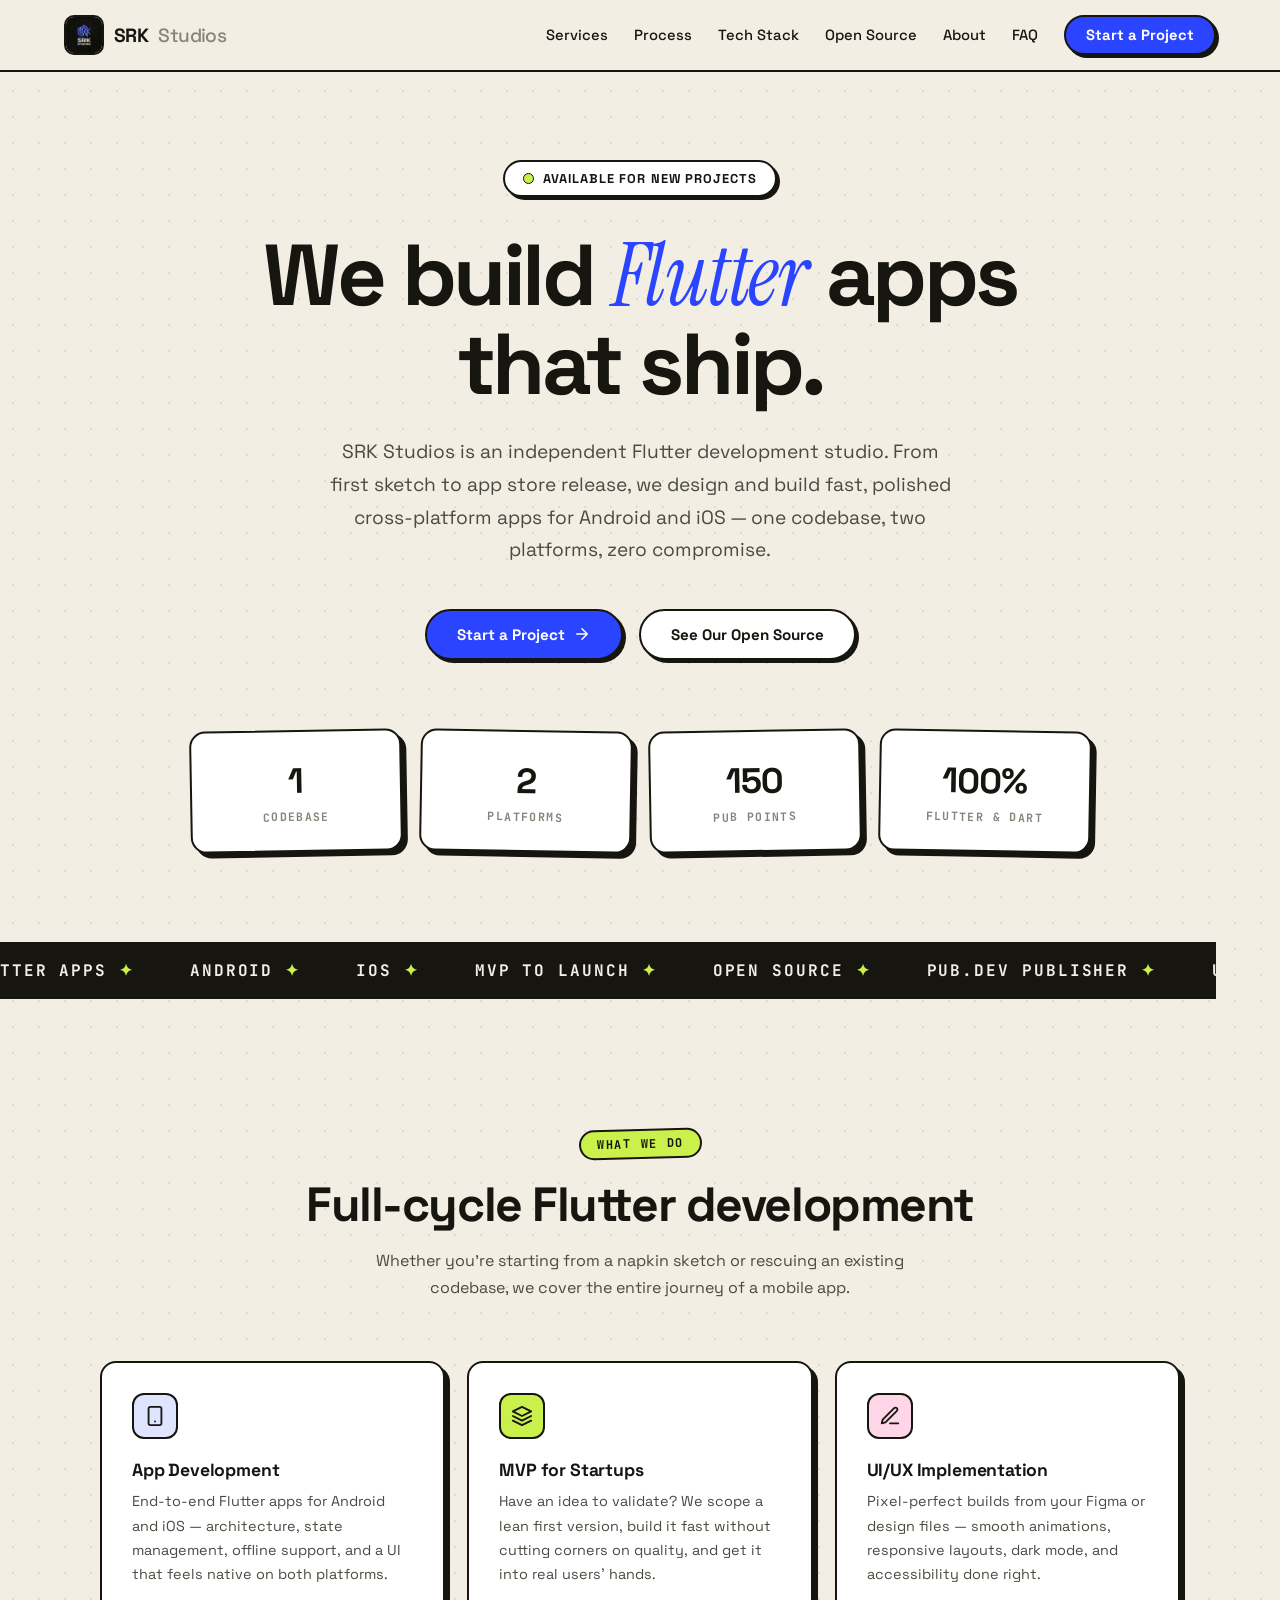
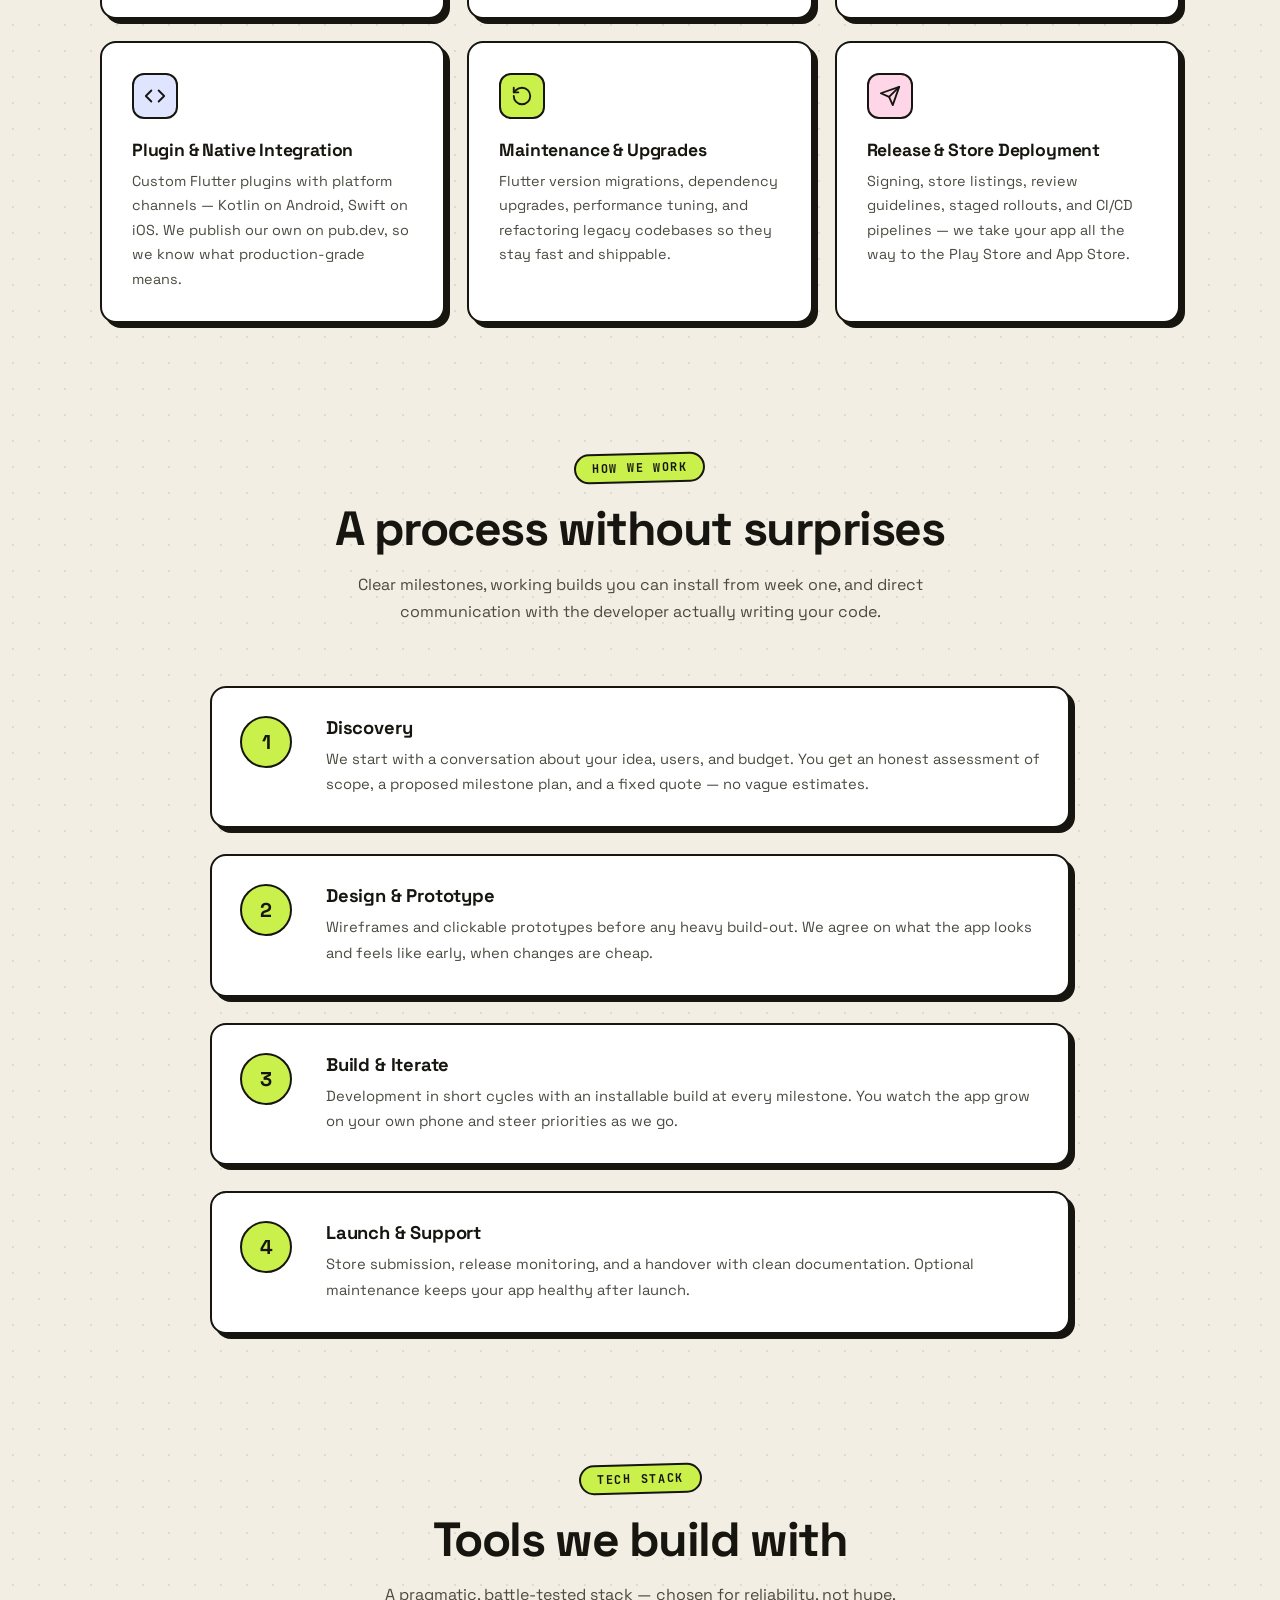
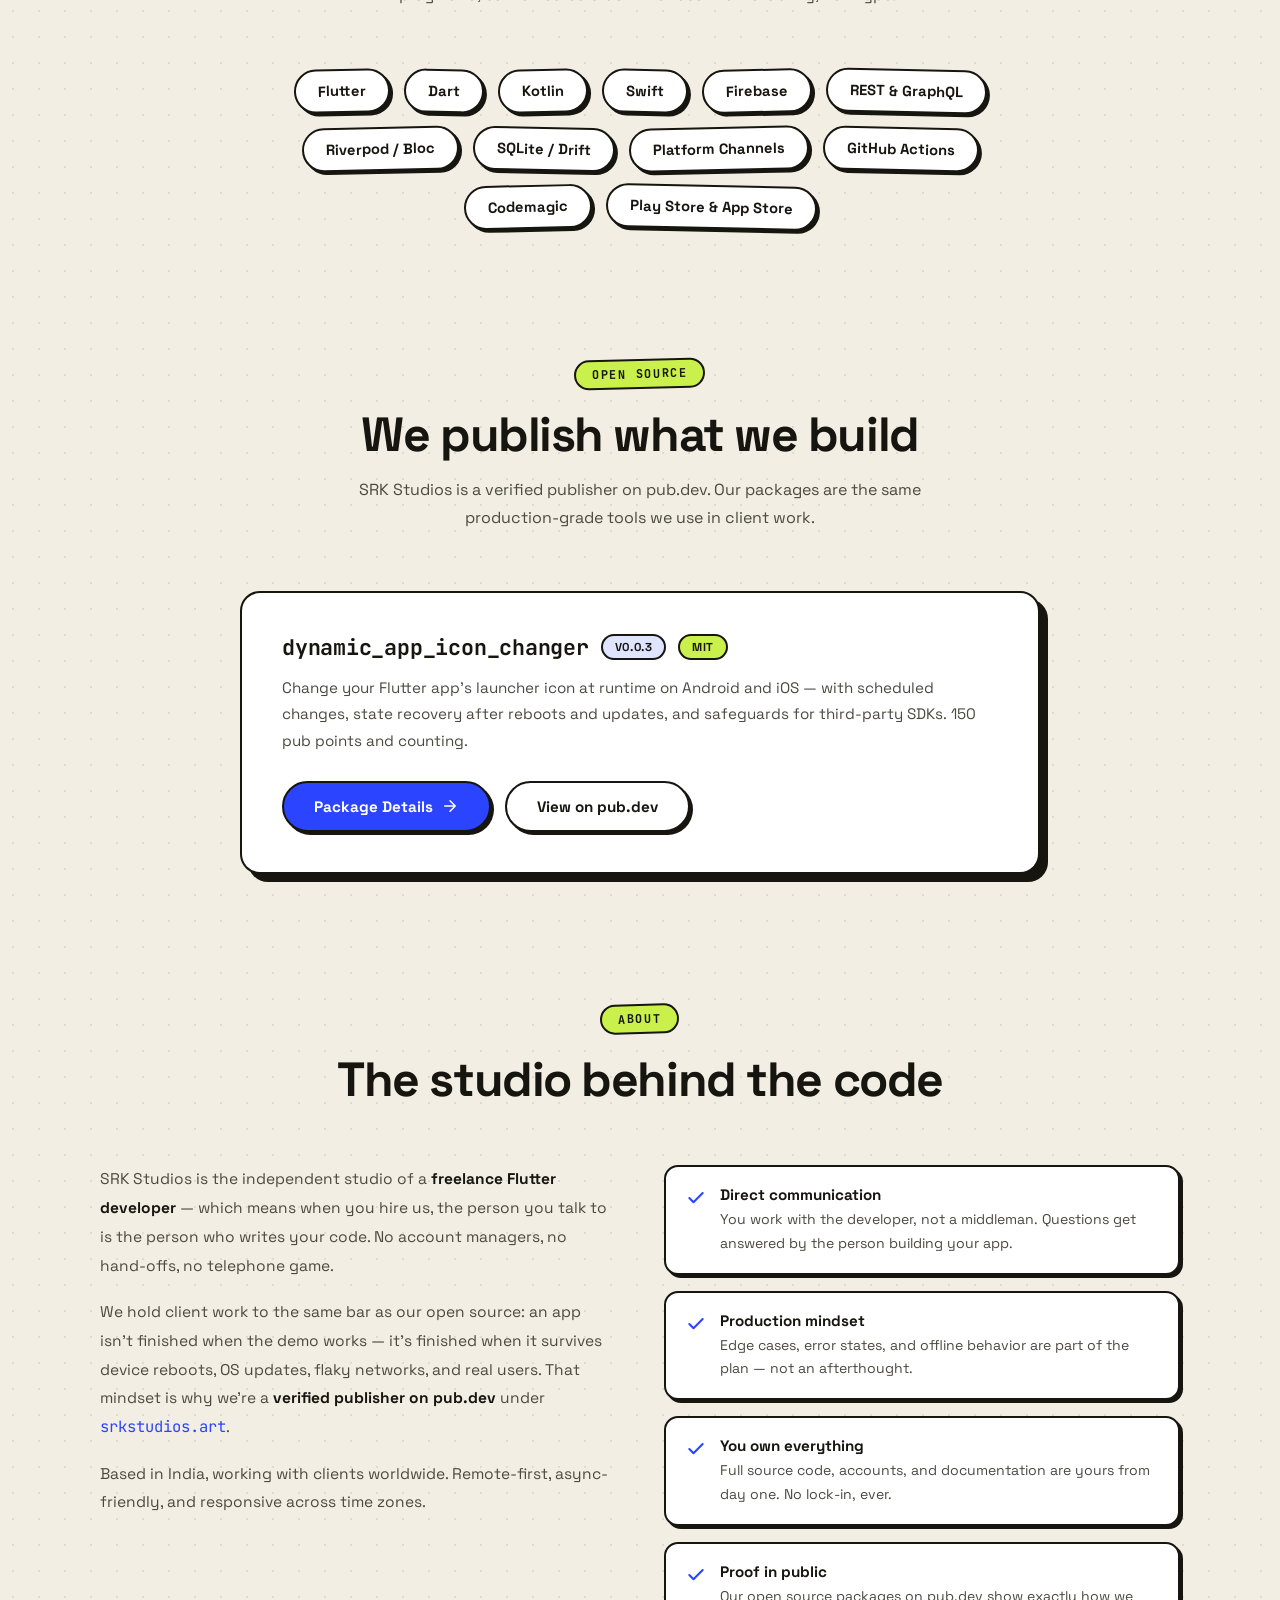
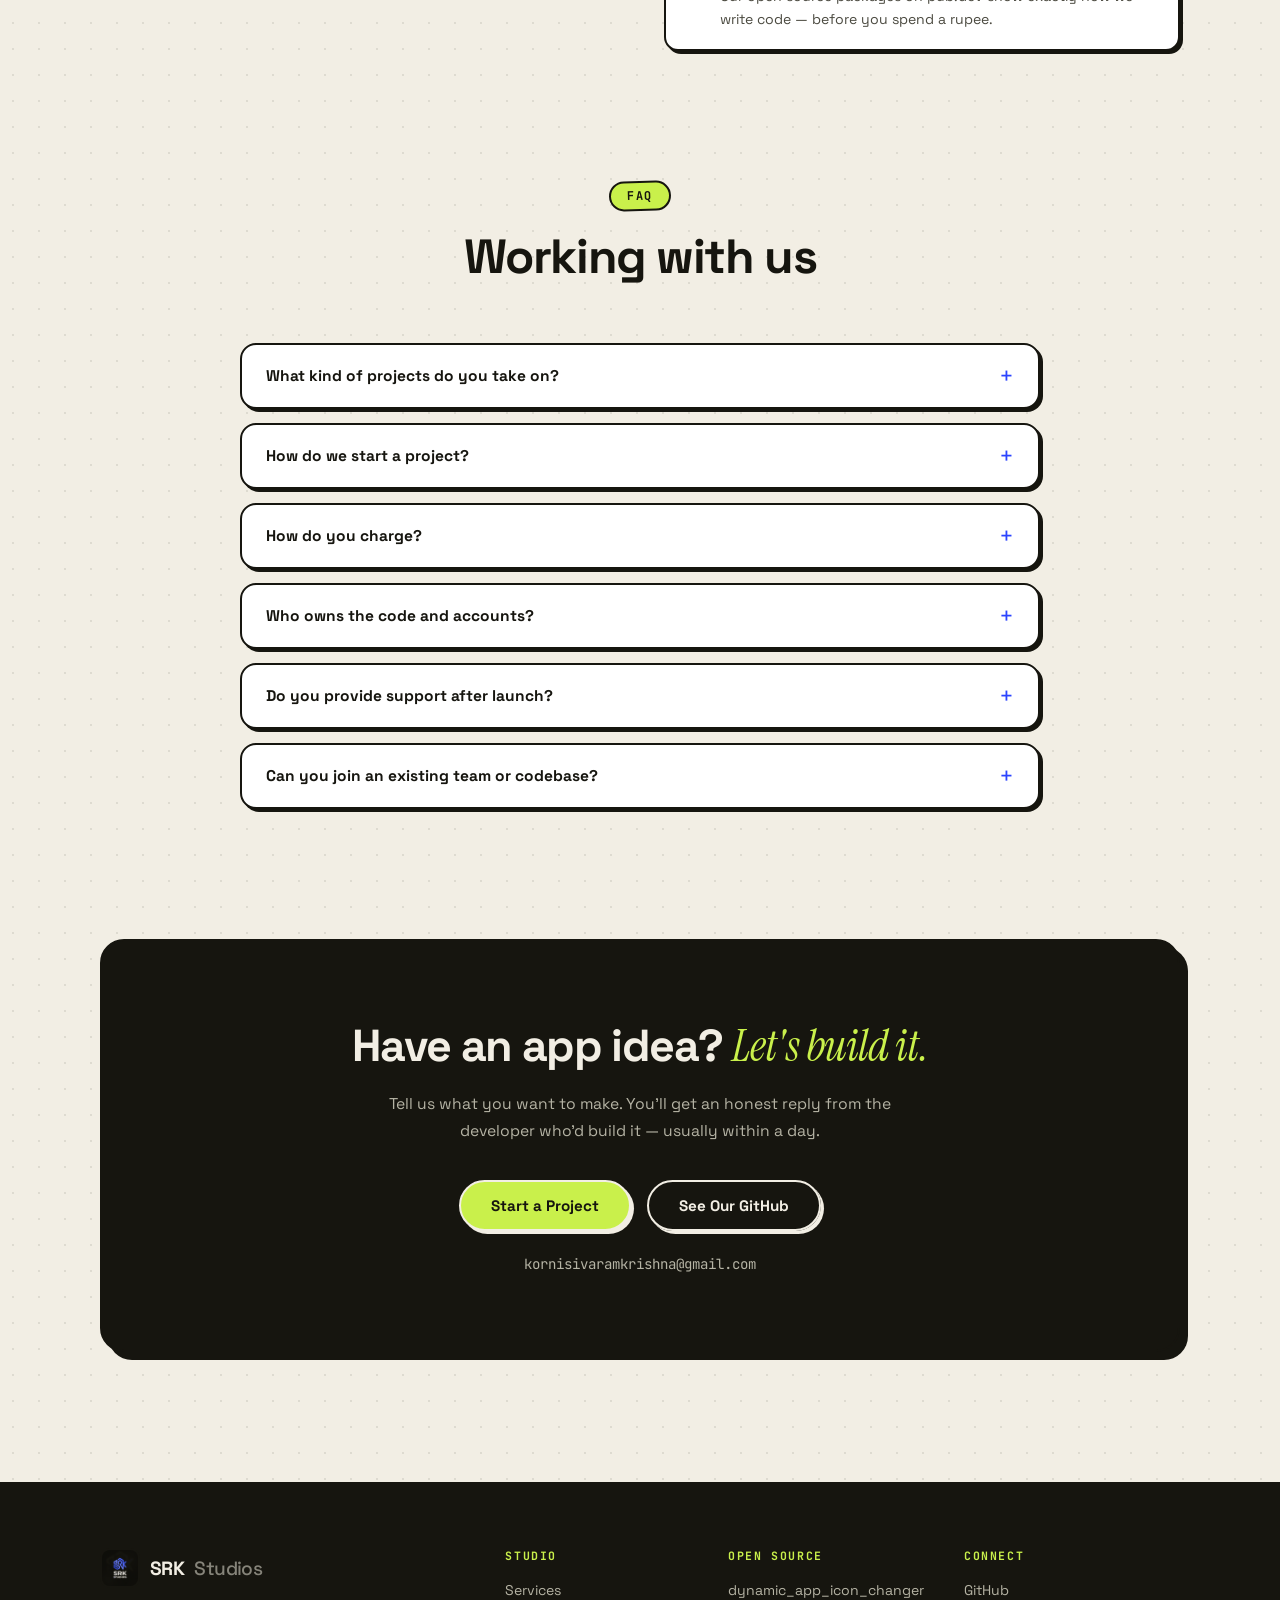
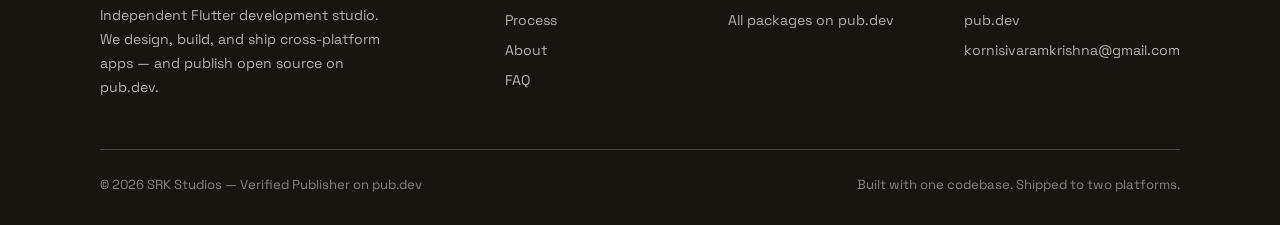
<file: index.html>
<!DOCTYPE html>
<html lang="en">
<head>
    <meta charset="UTF-8" />
    <meta name="viewport" content="width=device-width, initial-scale=1.0" />
    <meta name="description" content="SRK Studios — Independent Flutter development studio. We design, build, and ship high-quality cross-platform apps for Android and iOS, and publish open source packages on pub.dev." />
    <meta name="keywords" content="Flutter developer, freelance Flutter, Flutter app development, cross-platform apps, Dart, SRK Studios" />
    <meta property="og:title" content="SRK Studios | Flutter App Development Studio" />
    <meta property="og:description" content="We design, build, and ship high-quality Flutter apps for Android and iOS — from idea to app store." />
    <meta property="og:type" content="website" />
    <meta property="og:url" content="https://srkstudios.art" />
    <title>SRK Studios | Flutter App Development Studio</title>
    <link rel="icon" type="image/png" href="/logo.png" />
    <!-- Fonts -->
    <link rel="preconnect" href="https://fonts.googleapis.com">
    <link rel="preconnect" href="https://fonts.gstatic.com" crossorigin>
    <link href="https://fonts.googleapis.com/css2?family=Space+Grotesk:wght@400;500;600;700&family=Instrument+Serif:ital@0;1&family=JetBrains+Mono:wght@400;600&display=swap" rel="stylesheet">
    <link rel="stylesheet" href="/styles.css">
</head>
<body>

    <header>
        <a class="logo" href="/">
            <img class="logo-img" src="/logo.png" alt="SRK Studios Logo">
            SRK<span style="font-weight:500;color:var(--ink-faint);">Studios</span>
        </a>
        <nav>
            <a href="#services">Services</a>
            <a href="#process">Process</a>
            <a href="#stack">Tech Stack</a>
            <a href="/packages/">Open Source</a>
            <a href="#about">About</a>
            <a href="#faq">FAQ</a>
            <a class="nav-cta" href="mailto:kornisivaramkrishna@gmail.com">Start a Project</a>
        </nav>
    </header>

    <main id="top">
        <!-- ===== HERO ===== -->
        <div class="hero reveal visible">
            <div class="badge badge--available">Available for new projects</div>
            <h1>We build <span class="gradient-text">Flutter</span> apps that ship.</h1>
            <p class="sub-desc">
                SRK Studios is an independent Flutter development studio. From first sketch to
                app store release, we design and build fast, polished cross-platform apps for
                Android and iOS — one codebase, two platforms, zero compromise.
            </p>
            <div class="cta-group">
                <a href="mailto:kornisivaramkrishna@gmail.com" class="btn btn-primary">
                    Start a Project
                    <svg width="18" height="18" viewBox="0 0 24 24" fill="none" stroke="currentColor" stroke-width="2" stroke-linecap="round" stroke-linejoin="round"><path d="M5 12h14M12 5l7 7-7 7"/></svg>
                </a>
                <a href="/packages/" class="btn btn-secondary">
                    See Our Open Source
                </a>
            </div>

            <div class="stats-bar">
                <div class="stat-box">
                    <div class="stat-value">1</div>
                    <div class="stat-label">Codebase</div>
                </div>
                <div class="stat-box">
                    <div class="stat-value">2</div>
                    <div class="stat-label">Platforms</div>
                </div>
                <div class="stat-box">
                    <div class="stat-value">150</div>
                    <div class="stat-label">Pub Points</div>
                </div>
                <div class="stat-box">
                    <div class="stat-value">100%</div>
                    <div class="stat-label">Flutter &amp; Dart</div>
                </div>
            </div>
        </div>

        <!-- ===== MARQUEE ===== -->
        <div class="marquee" aria-hidden="true">
            <div class="marquee-track">
                <span>Flutter Apps <b>&#10022;</b></span>
                <span>Android <b>&#10022;</b></span>
                <span>iOS <b>&#10022;</b></span>
                <span>MVP to Launch <b>&#10022;</b></span>
                <span>Open Source <b>&#10022;</b></span>
                <span>pub.dev Publisher <b>&#10022;</b></span>
                <span>UI/UX <b>&#10022;</b></span>
                <span>One Codebase <b>&#10022;</b></span>
                <span>Flutter Apps <b>&#10022;</b></span>
                <span>Android <b>&#10022;</b></span>
                <span>iOS <b>&#10022;</b></span>
                <span>MVP to Launch <b>&#10022;</b></span>
                <span>Open Source <b>&#10022;</b></span>
                <span>pub.dev Publisher <b>&#10022;</b></span>
                <span>UI/UX <b>&#10022;</b></span>
                <span>One Codebase <b>&#10022;</b></span>
            </div>
        </div>

        <!-- ===== SERVICES ===== -->
        <section id="services" class="reveal">
            <div class="section-header">
                <div class="section-eyebrow">What We Do</div>
                <h2>Full-cycle Flutter development</h2>
                <p>Whether you're starting from a napkin sketch or rescuing an existing codebase, we cover the entire journey of a mobile app.</p>
            </div>
            <div class="grid">
                <div class="card">
                    <div class="card-icon">
                        <svg width="22" height="22" viewBox="0 0 24 24" fill="none" stroke="currentColor" stroke-width="2" stroke-linecap="round" stroke-linejoin="round"><rect x="5" y="2" width="14" height="20" rx="2" ry="2"/><line x1="12" y1="18" x2="12.01" y2="18"/></svg>
                    </div>
                    <h3>App Development</h3>
                    <p>End-to-end Flutter apps for Android and iOS — architecture, state management, offline support, and a UI that feels native on both platforms.</p>
                </div>
                <div class="card">
                    <div class="card-icon">
                        <svg width="22" height="22" viewBox="0 0 24 24" fill="none" stroke="currentColor" stroke-width="2" stroke-linecap="round" stroke-linejoin="round"><polygon points="12 2 2 7 12 12 22 7 12 2"/><polyline points="2 17 12 22 22 17"/><polyline points="2 12 12 17 22 12"/></svg>
                    </div>
                    <h3>MVP for Startups</h3>
                    <p>Have an idea to validate? We scope a lean first version, build it fast without cutting corners on quality, and get it into real users' hands.</p>
                </div>
                <div class="card">
                    <div class="card-icon">
                        <svg width="22" height="22" viewBox="0 0 24 24" fill="none" stroke="currentColor" stroke-width="2" stroke-linecap="round" stroke-linejoin="round"><path d="M12 20h9"/><path d="M16.5 3.5a2.121 2.121 0 0 1 3 3L7 19l-4 1 1-4L16.5 3.5z"/></svg>
                    </div>
                    <h3>UI/UX Implementation</h3>
                    <p>Pixel-perfect builds from your Figma or design files — smooth animations, responsive layouts, dark mode, and accessibility done right.</p>
                </div>
                <div class="card">
                    <div class="card-icon">
                        <svg width="22" height="22" viewBox="0 0 24 24" fill="none" stroke="currentColor" stroke-width="2" stroke-linecap="round" stroke-linejoin="round"><polyline points="16 18 22 12 16 6"/><polyline points="8 6 2 12 8 18"/></svg>
                    </div>
                    <h3>Plugin &amp; Native Integration</h3>
                    <p>Custom Flutter plugins with platform channels — Kotlin on Android, Swift on iOS. We publish our own on pub.dev, so we know what production-grade means.</p>
                </div>
                <div class="card">
                    <div class="card-icon">
                        <svg width="22" height="22" viewBox="0 0 24 24" fill="none" stroke="currentColor" stroke-width="2" stroke-linecap="round" stroke-linejoin="round"><path d="M3 12a9 9 0 1 0 9-9 9.75 9.75 0 0 0-6.74 2.74L3 8"/><path d="M3 3v5h5"/></svg>
                    </div>
                    <h3>Maintenance &amp; Upgrades</h3>
                    <p>Flutter version migrations, dependency upgrades, performance tuning, and refactoring legacy codebases so they stay fast and shippable.</p>
                </div>
                <div class="card">
                    <div class="card-icon">
                        <svg width="22" height="22" viewBox="0 0 24 24" fill="none" stroke="currentColor" stroke-width="2" stroke-linecap="round" stroke-linejoin="round"><path d="M22 2L11 13"/><path d="M22 2l-7 20-4-9-9-4 20-7z"/></svg>
                    </div>
                    <h3>Release &amp; Store Deployment</h3>
                    <p>Signing, store listings, review guidelines, staged rollouts, and CI/CD pipelines — we take your app all the way to the Play Store and App Store.</p>
                </div>
            </div>
        </section>

        <!-- ===== PROCESS ===== -->
        <section id="process" class="reveal">
            <div class="section-header">
                <div class="section-eyebrow">How We Work</div>
                <h2>A process without surprises</h2>
                <p>Clear milestones, working builds you can install from week one, and direct communication with the developer actually writing your code.</p>
            </div>
            <div class="steps">
                <div class="step">
                    <div class="step-num">1</div>
                    <div>
                        <h3>Discovery</h3>
                        <p>We start with a conversation about your idea, users, and budget. You get an honest assessment of scope, a proposed milestone plan, and a fixed quote — no vague estimates.</p>
                    </div>
                </div>
                <div class="step">
                    <div class="step-num">2</div>
                    <div>
                        <h3>Design &amp; Prototype</h3>
                        <p>Wireframes and clickable prototypes before any heavy build-out. We agree on what the app looks and feels like early, when changes are cheap.</p>
                    </div>
                </div>
                <div class="step">
                    <div class="step-num">3</div>
                    <div>
                        <h3>Build &amp; Iterate</h3>
                        <p>Development in short cycles with an installable build at every milestone. You watch the app grow on your own phone and steer priorities as we go.</p>
                    </div>
                </div>
                <div class="step">
                    <div class="step-num">4</div>
                    <div>
                        <h3>Launch &amp; Support</h3>
                        <p>Store submission, release monitoring, and a handover with clean documentation. Optional maintenance keeps your app healthy after launch.</p>
                    </div>
                </div>
            </div>
        </section>

        <!-- ===== TECH STACK ===== -->
        <section id="stack" class="reveal">
            <div class="section-header">
                <div class="section-eyebrow">Tech Stack</div>
                <h2>Tools we build with</h2>
                <p>A pragmatic, battle-tested stack — chosen for reliability, not hype.</p>
            </div>
            <div class="stack-tags">
                <span class="tag">Flutter</span>
                <span class="tag">Dart</span>
                <span class="tag">Kotlin</span>
                <span class="tag">Swift</span>
                <span class="tag">Firebase</span>
                <span class="tag">REST &amp; GraphQL</span>
                <span class="tag">Riverpod / Bloc</span>
                <span class="tag">SQLite / Drift</span>
                <span class="tag">Platform Channels</span>
                <span class="tag">GitHub Actions</span>
                <span class="tag">Codemagic</span>
                <span class="tag">Play Store &amp; App Store</span>
            </div>
        </section>

        <!-- ===== OPEN SOURCE ===== -->
        <section id="open-source" class="reveal">
            <div class="section-header">
                <div class="section-eyebrow">Open Source</div>
                <h2>We publish what we build</h2>
                <p>SRK Studios is a verified publisher on pub.dev. Our packages are the same production-grade tools we use in client work.</p>
            </div>
            <div class="os-card">
                <div class="package-title-row">
                    <div class="package-title mono">dynamic_app_icon_changer</div>
                    <span class="pill purple">v0.0.3</span>
                    <span class="pill green">MIT</span>
                </div>
                <p style="color:var(--ink-soft); line-height:1.75; margin:14px 0 26px; font-size:0.95rem;">
                    Change your Flutter app's launcher icon at runtime on Android and iOS — with
                    scheduled changes, state recovery after reboots and updates, and safeguards for
                    third-party SDKs. 150 pub points and counting.
                </p>
                <div class="package-links">
                    <a href="/packages/" class="btn btn-primary">
                        Package Details
                        <svg width="18" height="18" viewBox="0 0 24 24" fill="none" stroke="currentColor" stroke-width="2" stroke-linecap="round" stroke-linejoin="round"><path d="M5 12h14M12 5l7 7-7 7"/></svg>
                    </a>
                    <a href="https://pub.dev/packages/dynamic_app_icon_changer" class="btn btn-secondary" target="_blank" rel="noopener">View on pub.dev</a>
                </div>
            </div>
        </section>

        <!-- ===== ABOUT ===== -->
        <section id="about" class="reveal">
            <div class="section-header">
                <div class="section-eyebrow">About</div>
                <h2>The studio behind the code</h2>
            </div>
            <div class="about-grid">
                <div class="about-text">
                    <p>
                        SRK Studios is the independent studio of a <b>freelance Flutter developer</b> —
                        which means when you hire us, the person you talk to is the person who writes
                        your code. No account managers, no hand-offs, no telephone game.
                    </p>
                    <p>
                        We hold client work to the same bar as our open source: an app isn't finished
                        when the demo works — it's finished when it survives device reboots, OS
                        updates, flaky networks, and real users. That mindset is why we're a
                        <b>verified publisher on pub.dev</b> under
                        <span class="mono" style="color:var(--accent);">srkstudios.art</span>.
                    </p>
                    <p>
                        Based in India, working with clients worldwide. Remote-first, async-friendly,
                        and responsive across time zones.
                    </p>
                </div>
                <div class="about-values">
                    <div class="value-item">
                        <svg width="20" height="20" viewBox="0 0 24 24" fill="none" stroke="currentColor" stroke-width="2.5" stroke-linecap="round" stroke-linejoin="round"><polyline points="20 6 9 17 4 12"/></svg>
                        <div>
                            <b>Direct communication</b>
                            <p>You work with the developer, not a middleman. Questions get answered by the person building your app.</p>
                        </div>
                    </div>
                    <div class="value-item">
                        <svg width="20" height="20" viewBox="0 0 24 24" fill="none" stroke="currentColor" stroke-width="2.5" stroke-linecap="round" stroke-linejoin="round"><polyline points="20 6 9 17 4 12"/></svg>
                        <div>
                            <b>Production mindset</b>
                            <p>Edge cases, error states, and offline behavior are part of the plan — not an afterthought.</p>
                        </div>
                    </div>
                    <div class="value-item">
                        <svg width="20" height="20" viewBox="0 0 24 24" fill="none" stroke="currentColor" stroke-width="2.5" stroke-linecap="round" stroke-linejoin="round"><polyline points="20 6 9 17 4 12"/></svg>
                        <div>
                            <b>You own everything</b>
                            <p>Full source code, accounts, and documentation are yours from day one. No lock-in, ever.</p>
                        </div>
                    </div>
                    <div class="value-item">
                        <svg width="20" height="20" viewBox="0 0 24 24" fill="none" stroke="currentColor" stroke-width="2.5" stroke-linecap="round" stroke-linejoin="round"><polyline points="20 6 9 17 4 12"/></svg>
                        <div>
                            <b>Proof in public</b>
                            <p>Our open source packages on pub.dev show exactly how we write code — before you spend a rupee.</p>
                        </div>
                    </div>
                </div>
            </div>
        </section>

        <!-- ===== FAQ ===== -->
        <section id="faq" class="reveal">
            <div class="section-header">
                <div class="section-eyebrow">FAQ</div>
                <h2>Working with us</h2>
            </div>
            <div class="faq-list">
                <details>
                    <summary>What kind of projects do you take on?</summary>
                    <p>New Flutter apps from scratch, MVPs for startups, feature development in existing Flutter codebases, custom plugin development, and rescue/refactoring work on apps that have grown messy. If it's Flutter, we're interested.</p>
                </details>
                <details>
                    <summary>How do we start a project?</summary>
                    <p>Email us at <code>kornisivaramkrishna@gmail.com</code> with a short description of your idea or problem. We'll reply with follow-up questions, then set up a call. After discovery you get a written proposal with scope, milestones, timeline, and price.</p>
                </details>
                <details>
                    <summary>How do you charge?</summary>
                    <p>Fixed price per milestone for well-defined scopes, or a weekly/hourly rate for ongoing and exploratory work. Either way, the terms are agreed in writing before any work starts — no surprise invoices.</p>
                </details>
                <details>
                    <summary>Who owns the code and accounts?</summary>
                    <p>You do — completely. The repository, the store listings, the backend accounts, everything is created under your ownership or handed over at delivery, with documentation to onboard any future developer.</p>
                </details>
                <details>
                    <summary>Do you provide support after launch?</summary>
                    <p>Yes. We offer ongoing maintenance: dependency and Flutter version upgrades, OS compatibility fixes, monitoring, and small feature iterations. Support terms are flexible — from on-demand to monthly retainers.</p>
                </details>
                <details>
                    <summary>Can you join an existing team or codebase?</summary>
                    <p>Absolutely. We regularly work alongside in-house teams and other freelancers — code reviews, pairing, and following your existing conventions and CI are all part of the service.</p>
                </details>
            </div>
        </section>

        <!-- ===== CTA ===== -->
        <section id="contact" class="reveal">
            <div class="cta-banner">
                <h2>Have an app idea? <span class="gradient-text">Let's build it.</span></h2>
                <p>Tell us what you want to make. You'll get an honest reply from the developer who'd build it — usually within a day.</p>
                <div class="cta-group">
                    <a href="mailto:kornisivaramkrishna@gmail.com" class="btn btn-primary">Start a Project</a>
                    <a href="https://github.com/srkstudios" class="btn btn-secondary" target="_blank" rel="noopener">See Our GitHub</a>
                </div>
                <a class="cta-email" href="mailto:kornisivaramkrishna@gmail.com">kornisivaramkrishna@gmail.com</a>
            </div>
        </section>
    </main>

    <footer>
        <div class="footer-grid">
            <div class="footer-brand">
                <a class="logo" href="/">
                    <img class="logo-img" src="/logo.png" alt="SRK Studios Logo">
                    SRK<span style="font-weight:500;color:var(--ink-faint);">Studios</span>
                </a>
                <p>Independent Flutter development studio. We design, build, and ship cross-platform apps — and publish open source on pub.dev.</p>
            </div>
            <div class="footer-col">
                <h4>Studio</h4>
                <a href="#services">Services</a>
                <a href="#process">Process</a>
                <a href="#about">About</a>
                <a href="#faq">FAQ</a>
            </div>
            <div class="footer-col">
                <h4>Open Source</h4>
                <a href="/packages/">dynamic_app_icon_changer</a>
                <a href="https://pub.dev/publishers/srkstudios.art/packages" target="_blank" rel="noopener">All packages on pub.dev</a>
            </div>
            <div class="footer-col">
                <h4>Connect</h4>
                <a href="https://github.com/srkstudios" target="_blank" rel="noopener">GitHub</a>
                <a href="https://pub.dev/publishers/srkstudios.art/packages" target="_blank" rel="noopener">pub.dev</a>
                <a href="mailto:kornisivaramkrishna@gmail.com">kornisivaramkrishna@gmail.com</a>
            </div>
        </div>
        <div class="footer-bottom">
            <span>&copy; 2026 SRK Studios &mdash; Verified Publisher on pub.dev</span>
            <span>Built with one codebase. Shipped to two platforms.</span>
        </div>
    </footer>

    <script src="/script.js"></script>
</body>
</html>
</file>
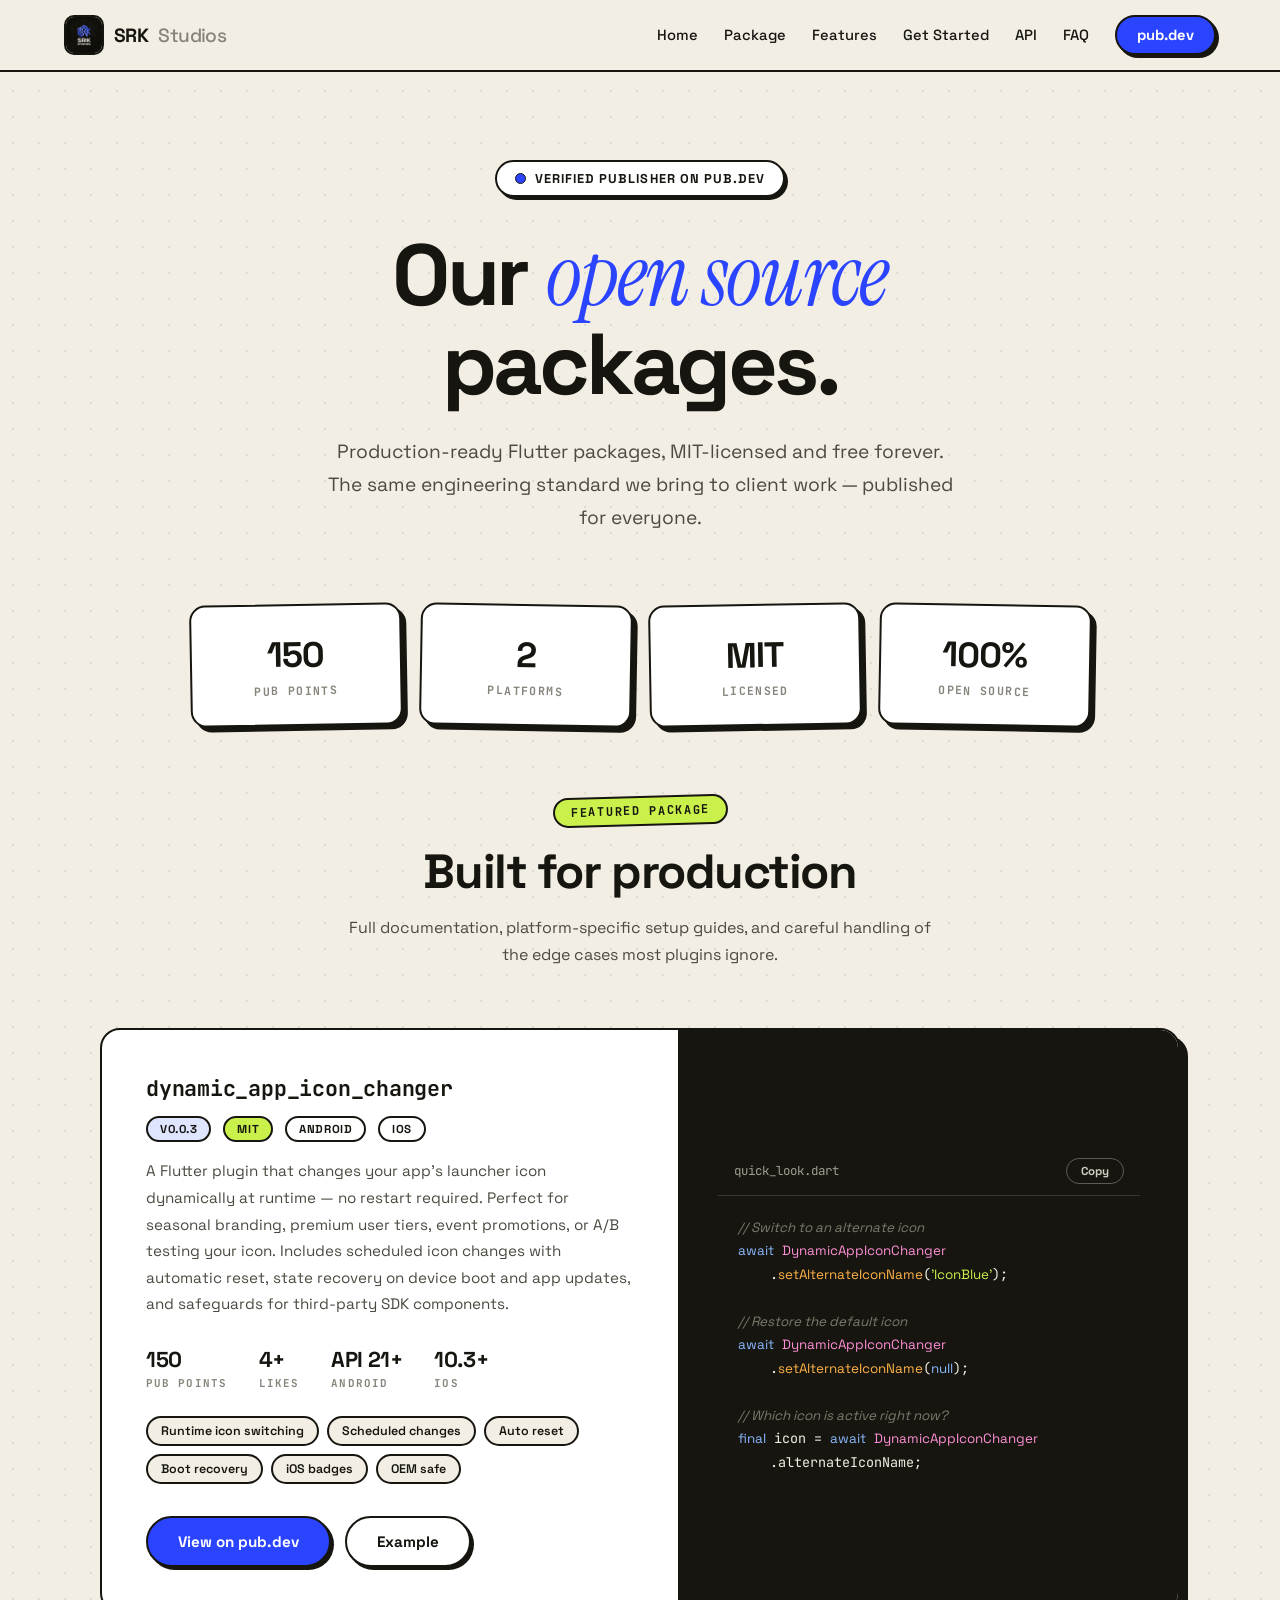
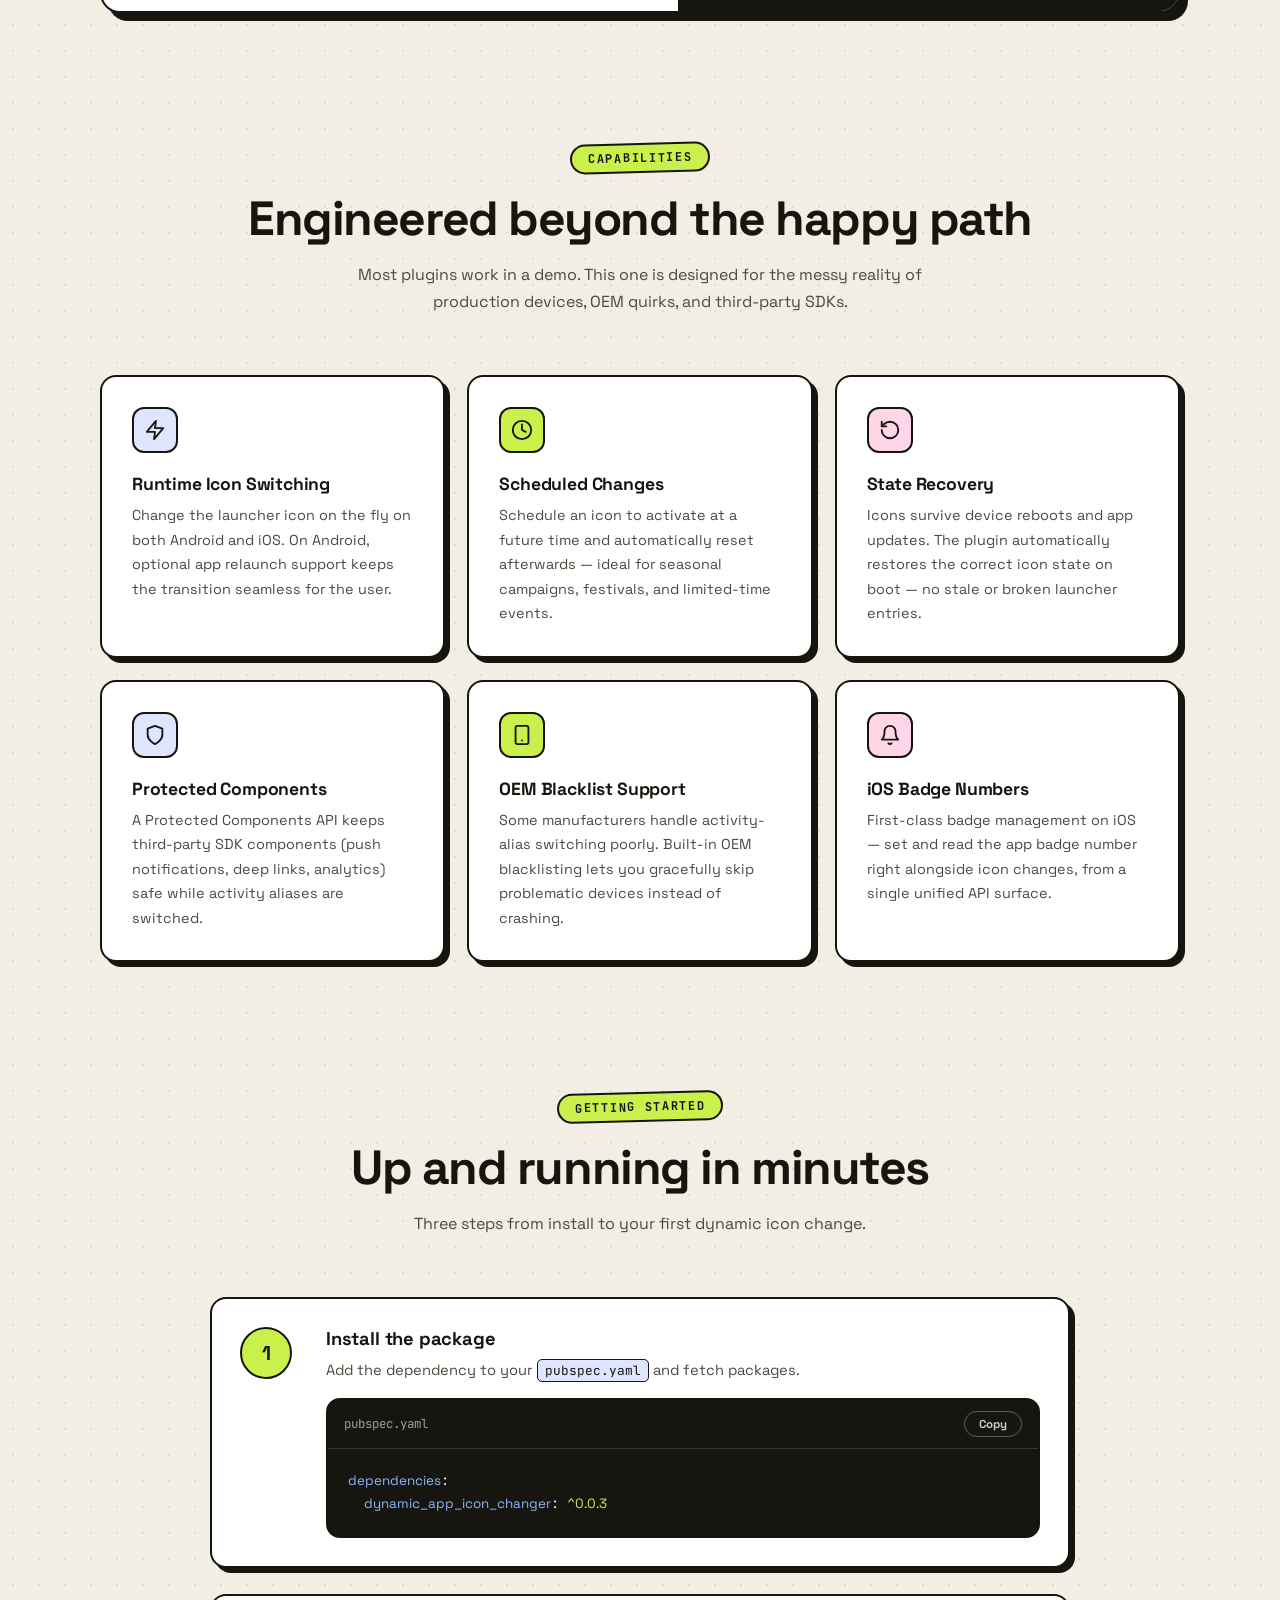
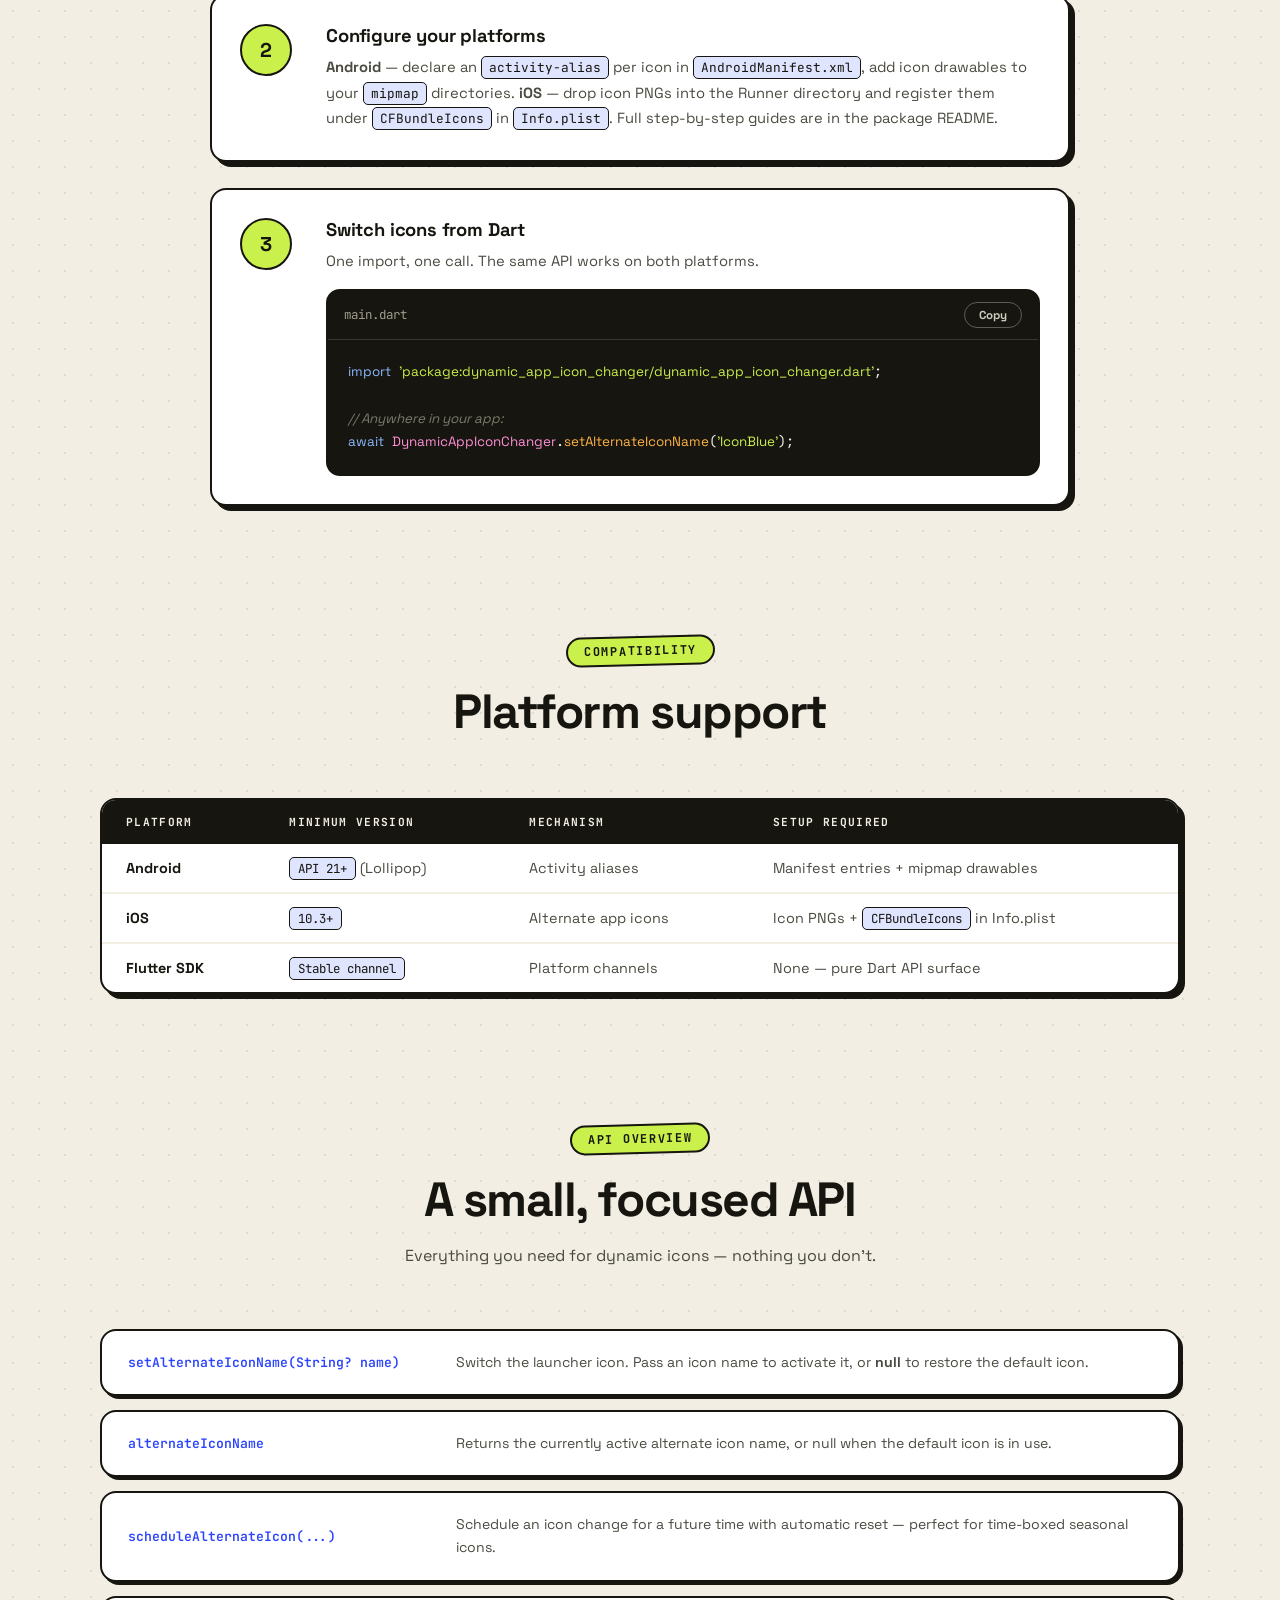
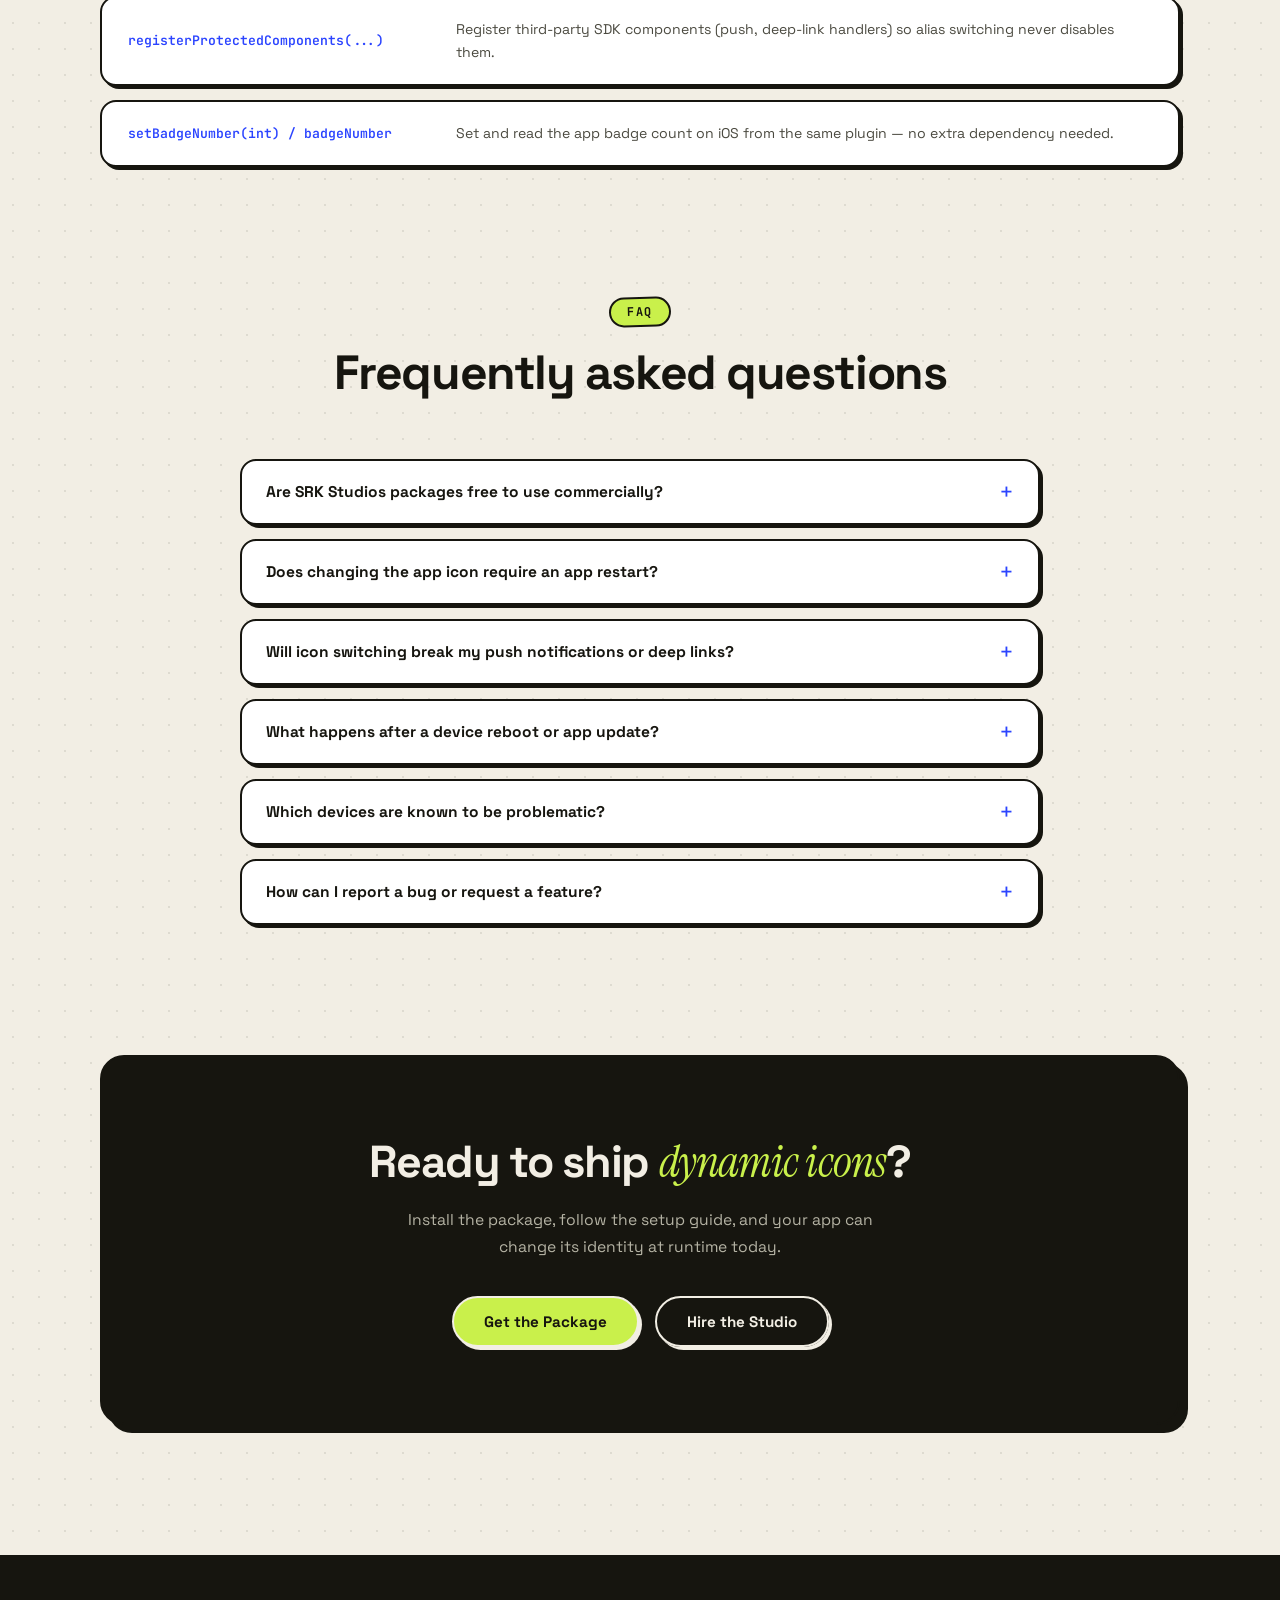
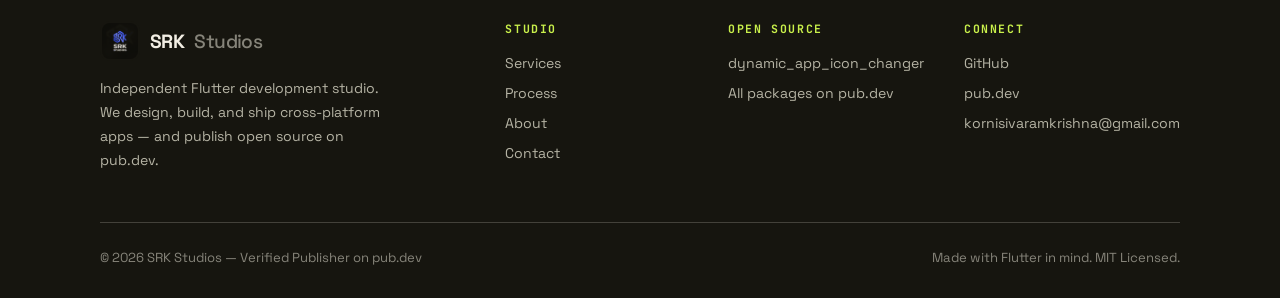
<file: packages/index.html>
<!DOCTYPE html>
<html lang="en">
<head>
    <meta charset="UTF-8" />
    <meta name="viewport" content="width=device-width, initial-scale=1.0" />
    <meta name="description" content="Open source Flutter packages by SRK Studios — including dynamic_app_icon_changer, a plugin for runtime app icon changes on Android and iOS." />
    <meta name="keywords" content="Flutter packages, pub.dev, dynamic app icon, Flutter plugin, open source, SRK Studios" />
    <meta property="og:title" content="Open Source Packages | SRK Studios" />
    <meta property="og:description" content="Production-ready open source Flutter packages that handle complex edge cases flawlessly on Android and iOS." />
    <meta property="og:type" content="website" />
    <meta property="og:url" content="https://srkstudios.art/packages/" />
    <title>Open Source Packages | SRK Studios</title>
    <link rel="icon" type="image/png" href="/logo.png" />
    <!-- Fonts -->
    <link rel="preconnect" href="https://fonts.googleapis.com">
    <link rel="preconnect" href="https://fonts.gstatic.com" crossorigin>
    <link href="https://fonts.googleapis.com/css2?family=Space+Grotesk:wght@400;500;600;700&family=Instrument+Serif:ital@0;1&family=JetBrains+Mono:wght@400;600&display=swap" rel="stylesheet">
    <link rel="stylesheet" href="/styles.css">
</head>
<body>

    <header>
        <a class="logo" href="/">
            <img class="logo-img" src="/logo.png" alt="SRK Studios Logo">
            SRK<span style="font-weight:500;color:var(--ink-faint);">Studios</span>
        </a>
        <nav>
            <a href="/">Home</a>
            <a href="#package">Package</a>
            <a href="#features">Features</a>
            <a href="#get-started">Get Started</a>
            <a href="#api">API</a>
            <a href="#faq">FAQ</a>
            <a class="nav-cta" href="https://pub.dev/publishers/srkstudios.art/packages" target="_blank" rel="noopener">pub.dev</a>
        </nav>
    </header>

    <main id="top">
        <!-- ===== PAGE HERO ===== -->
        <div class="hero hero--compact reveal visible">
            <div class="badge">Verified Publisher on pub.dev</div>
            <h1>Our <span class="gradient-text">open source</span> packages.</h1>
            <p class="sub-desc">
                Production-ready Flutter packages, MIT-licensed and free forever. The same
                engineering standard we bring to client work — published for everyone.
            </p>
            <div class="stats-bar">
                <div class="stat-box">
                    <div class="stat-value">150</div>
                    <div class="stat-label">Pub Points</div>
                </div>
                <div class="stat-box">
                    <div class="stat-value">2</div>
                    <div class="stat-label">Platforms</div>
                </div>
                <div class="stat-box">
                    <div class="stat-value">MIT</div>
                    <div class="stat-label">Licensed</div>
                </div>
                <div class="stat-box">
                    <div class="stat-value">100%</div>
                    <div class="stat-label">Open Source</div>
                </div>
            </div>
        </div>

        <!-- ===== PACKAGE ===== -->
        <section id="package" class="reveal">
            <div class="section-header">
                <div class="section-eyebrow">Featured Package</div>
                <h2>Built for production</h2>
                <p>Full documentation, platform-specific setup guides, and careful handling of the edge cases most plugins ignore.</p>
            </div>

            <div class="package-featured">
                <div class="package-info">
                    <div class="package-title-row">
                        <div class="package-title mono">dynamic_app_icon_changer</div>
                    </div>
                    <div class="package-title-row">
                        <span class="pill purple">v0.0.3</span>
                        <span class="pill green">MIT</span>
                        <span class="pill">Android</span>
                        <span class="pill">iOS</span>
                    </div>
                    <p>
                        A Flutter plugin that changes your app's launcher icon dynamically at runtime —
                        no restart required. Perfect for seasonal branding, premium user tiers, event
                        promotions, or A/B testing your icon. Includes scheduled icon changes with
                        automatic reset, state recovery on device boot and app updates, and safeguards
                        for third-party SDK components.
                    </p>
                    <div class="metric-row">
                        <div class="metric"><b>150</b><span>Pub Points</span></div>
                        <div class="metric"><b>4+</b><span>Likes</span></div>
                        <div class="metric"><b>API 21+</b><span>Android</span></div>
                        <div class="metric"><b>10.3+</b><span>iOS</span></div>
                    </div>
                    <div class="tag-row">
                        <span class="tag">Runtime icon switching</span>
                        <span class="tag">Scheduled changes</span>
                        <span class="tag">Auto reset</span>
                        <span class="tag">Boot recovery</span>
                        <span class="tag">iOS badges</span>
                        <span class="tag">OEM safe</span>
                    </div>
                    <div class="package-links">
                        <a href="https://pub.dev/packages/dynamic_app_icon_changer" class="btn btn-primary" target="_blank" rel="noopener">View on pub.dev</a>
                        <a href="https://pub.dev/packages/dynamic_app_icon_changer/example" class="btn btn-secondary" target="_blank" rel="noopener">Example</a>
                    </div>
                </div>
                <div class="package-code">
                    <div class="code-block">
                        <div class="code-header">
                            <span class="code-title">quick_look.dart</span>
                            <button class="copy-btn" data-copy="await DynamicAppIconChanger.setAlternateIconName('IconBlue');">Copy</button>
                        </div>
<pre><span class="c-com">// Switch to an alternate icon</span>
<span class="c-key">await</span> <span class="c-type">DynamicAppIconChanger</span>
    .<span class="c-fn">setAlternateIconName</span>(<span class="c-str">'IconBlue'</span>);

<span class="c-com">// Restore the default icon</span>
<span class="c-key">await</span> <span class="c-type">DynamicAppIconChanger</span>
    .<span class="c-fn">setAlternateIconName</span>(<span class="c-key">null</span>);

<span class="c-com">// Which icon is active right now?</span>
<span class="c-key">final</span> icon = <span class="c-key">await</span> <span class="c-type">DynamicAppIconChanger</span>
    .alternateIconName;</pre>
                    </div>
                </div>
            </div>
        </section>

        <!-- ===== FEATURES ===== -->
        <section id="features" class="reveal">
            <div class="section-header">
                <div class="section-eyebrow">Capabilities</div>
                <h2>Engineered beyond the happy path</h2>
                <p>Most plugins work in a demo. This one is designed for the messy reality of production devices, OEM quirks, and third-party SDKs.</p>
            </div>
            <div class="grid">
                <div class="card">
                    <div class="card-icon">
                        <svg width="22" height="22" viewBox="0 0 24 24" fill="none" stroke="currentColor" stroke-width="2" stroke-linecap="round" stroke-linejoin="round"><polygon points="13 2 3 14 12 14 11 22 21 10 12 10 13 2"/></svg>
                    </div>
                    <h3>Runtime Icon Switching</h3>
                    <p>Change the launcher icon on the fly on both Android and iOS. On Android, optional app relaunch support keeps the transition seamless for the user.</p>
                </div>
                <div class="card">
                    <div class="card-icon">
                        <svg width="22" height="22" viewBox="0 0 24 24" fill="none" stroke="currentColor" stroke-width="2" stroke-linecap="round" stroke-linejoin="round"><circle cx="12" cy="12" r="10"/><polyline points="12 6 12 12 16 14"/></svg>
                    </div>
                    <h3>Scheduled Changes</h3>
                    <p>Schedule an icon to activate at a future time and automatically reset afterwards — ideal for seasonal campaigns, festivals, and limited-time events.</p>
                </div>
                <div class="card">
                    <div class="card-icon">
                        <svg width="22" height="22" viewBox="0 0 24 24" fill="none" stroke="currentColor" stroke-width="2" stroke-linecap="round" stroke-linejoin="round"><path d="M3 12a9 9 0 1 0 9-9 9.75 9.75 0 0 0-6.74 2.74L3 8"/><path d="M3 3v5h5"/></svg>
                    </div>
                    <h3>State Recovery</h3>
                    <p>Icons survive device reboots and app updates. The plugin automatically restores the correct icon state on boot — no stale or broken launcher entries.</p>
                </div>
                <div class="card">
                    <div class="card-icon">
                        <svg width="22" height="22" viewBox="0 0 24 24" fill="none" stroke="currentColor" stroke-width="2" stroke-linecap="round" stroke-linejoin="round"><path d="M12 22s8-4 8-10V5l-8-3-8 3v7c0 6 8 10 8 10z"/></svg>
                    </div>
                    <h3>Protected Components</h3>
                    <p>A Protected Components API keeps third-party SDK components (push notifications, deep links, analytics) safe while activity aliases are switched.</p>
                </div>
                <div class="card">
                    <div class="card-icon">
                        <svg width="22" height="22" viewBox="0 0 24 24" fill="none" stroke="currentColor" stroke-width="2" stroke-linecap="round" stroke-linejoin="round"><rect x="5" y="2" width="14" height="20" rx="2" ry="2"/><line x1="12" y1="18" x2="12.01" y2="18"/></svg>
                    </div>
                    <h3>OEM Blacklist Support</h3>
                    <p>Some manufacturers handle activity-alias switching poorly. Built-in OEM blacklisting lets you gracefully skip problematic devices instead of crashing.</p>
                </div>
                <div class="card">
                    <div class="card-icon">
                        <svg width="22" height="22" viewBox="0 0 24 24" fill="none" stroke="currentColor" stroke-width="2" stroke-linecap="round" stroke-linejoin="round"><path d="M18 8A6 6 0 0 0 6 8c0 7-3 9-3 9h18s-3-2-3-9"/><path d="M13.73 21a2 2 0 0 1-3.46 0"/></svg>
                    </div>
                    <h3>iOS Badge Numbers</h3>
                    <p>First-class badge management on iOS — set and read the app badge number right alongside icon changes, from a single unified API surface.</p>
                </div>
            </div>
        </section>

        <!-- ===== GETTING STARTED ===== -->
        <section id="get-started" class="reveal">
            <div class="section-header">
                <div class="section-eyebrow">Getting Started</div>
                <h2>Up and running in minutes</h2>
                <p>Three steps from install to your first dynamic icon change.</p>
            </div>
            <div class="steps">
                <div class="step">
                    <div class="step-num">1</div>
                    <div>
                        <h3>Install the package</h3>
                        <p>Add the dependency to your <code>pubspec.yaml</code> and fetch packages.</p>
                        <div class="code-block">
                            <div class="code-header">
                                <span class="code-title">pubspec.yaml</span>
                                <button class="copy-btn" data-copy="dependencies:&#10;  dynamic_app_icon_changer: ^0.0.3">Copy</button>
                            </div>
<pre><span class="c-key">dependencies</span>:
  <span class="c-key">dynamic_app_icon_changer</span>: <span class="c-str">^0.0.3</span></pre>
                        </div>
                    </div>
                </div>
                <div class="step">
                    <div class="step-num">2</div>
                    <div>
                        <h3>Configure your platforms</h3>
                        <p>
                            <b>Android</b> — declare an <code>activity-alias</code> per icon in <code>AndroidManifest.xml</code>, add icon drawables to your
                            <code>mipmap</code> directories.
                            <b>iOS</b> — drop icon PNGs into the Runner directory and register them under <code>CFBundleIcons</code> in <code>Info.plist</code>.
                            Full step-by-step guides are in the package README.
                        </p>
                    </div>
                </div>
                <div class="step">
                    <div class="step-num">3</div>
                    <div>
                        <h3>Switch icons from Dart</h3>
                        <p>One import, one call. The same API works on both platforms.</p>
                        <div class="code-block">
                            <div class="code-header">
                                <span class="code-title">main.dart</span>
                                <button class="copy-btn" data-copy="import 'package:dynamic_app_icon_changer/dynamic_app_icon_changer.dart';&#10;&#10;await DynamicAppIconChanger.setAlternateIconName('IconBlue');">Copy</button>
                            </div>
<pre><span class="c-key">import</span> <span class="c-str">'package:dynamic_app_icon_changer/dynamic_app_icon_changer.dart'</span>;

<span class="c-com">// Anywhere in your app:</span>
<span class="c-key">await</span> <span class="c-type">DynamicAppIconChanger</span>.<span class="c-fn">setAlternateIconName</span>(<span class="c-str">'IconBlue'</span>);</pre>
                        </div>
                    </div>
                </div>
            </div>
        </section>

        <!-- ===== PLATFORM SUPPORT ===== -->
        <section id="platforms" class="reveal">
            <div class="section-header">
                <div class="section-eyebrow">Compatibility</div>
                <h2>Platform support</h2>
            </div>
            <div class="table-wrap">
                <table>
                    <thead>
                        <tr>
                            <th>Platform</th>
                            <th>Minimum Version</th>
                            <th>Mechanism</th>
                            <th>Setup Required</th>
                        </tr>
                    </thead>
                    <tbody>
                        <tr>
                            <td>Android</td>
                            <td><code>API 21+</code> (Lollipop)</td>
                            <td>Activity aliases</td>
                            <td>Manifest entries + mipmap drawables</td>
                        </tr>
                        <tr>
                            <td>iOS</td>
                            <td><code>10.3+</code></td>
                            <td>Alternate app icons</td>
                            <td>Icon PNGs + <code>CFBundleIcons</code> in Info.plist</td>
                        </tr>
                        <tr>
                            <td>Flutter SDK</td>
                            <td><code>Stable channel</code></td>
                            <td>Platform channels</td>
                            <td>None — pure Dart API surface</td>
                        </tr>
                    </tbody>
                </table>
            </div>
        </section>

        <!-- ===== API REFERENCE ===== -->
        <section id="api" class="reveal">
            <div class="section-header">
                <div class="section-eyebrow">API Overview</div>
                <h2>A small, focused API</h2>
                <p>Everything you need for dynamic icons — nothing you don't.</p>
            </div>
            <div class="api-list">
                <div class="api-item">
                    <code>setAlternateIconName(String? name)</code>
                    <p>Switch the launcher icon. Pass an icon name to activate it, or <b>null</b> to restore the default icon.</p>
                </div>
                <div class="api-item">
                    <code>alternateIconName</code>
                    <p>Returns the currently active alternate icon name, or null when the default icon is in use.</p>
                </div>
                <div class="api-item">
                    <code>scheduleAlternateIcon(...)</code>
                    <p>Schedule an icon change for a future time with automatic reset — perfect for time-boxed seasonal icons.</p>
                </div>
                <div class="api-item">
                    <code>registerProtectedComponents(...)</code>
                    <p>Register third-party SDK components (push, deep-link handlers) so alias switching never disables them.</p>
                </div>
                <div class="api-item">
                    <code>setBadgeNumber(int) / badgeNumber</code>
                    <p>Set and read the app badge count on iOS from the same plugin — no extra dependency needed.</p>
                </div>
            </div>
        </section>

        <!-- ===== FAQ ===== -->
        <section id="faq" class="reveal">
            <div class="section-header">
                <div class="section-eyebrow">FAQ</div>
                <h2>Frequently asked questions</h2>
            </div>
            <div class="faq-list">
                <details>
                    <summary>Are SRK Studios packages free to use commercially?</summary>
                    <p>Yes. All our packages are released under the MIT license, which permits free use in personal, open source, and commercial projects — no attribution UI or fees required.</p>
                </details>
                <details>
                    <summary>Does changing the app icon require an app restart?</summary>
                    <p>No restart is required to trigger the change. On iOS the system swaps the icon immediately (with a system alert). On Android, activity-alias switching may briefly relaunch the app — the plugin includes app relaunch support to make this transition smooth.</p>
                </details>
                <details>
                    <summary>Will icon switching break my push notifications or deep links?</summary>
                    <p>This is exactly what the Protected Components API is for. Register your third-party SDK components with <code>registerProtectedComponents()</code> and they remain enabled while launcher aliases are switched.</p>
                </details>
                <details>
                    <summary>What happens after a device reboot or app update?</summary>
                    <p>The plugin automatically recovers its state on boot and after app updates, restoring the icon the user last selected. Scheduled icons also resume or reset correctly.</p>
                </details>
                <details>
                    <summary>Which devices are known to be problematic?</summary>
                    <p>A small number of OEM launchers handle activity aliases poorly. The plugin ships with OEM blacklist support so you can skip icon switching gracefully on those devices instead of degrading the user experience.</p>
                </details>
                <details>
                    <summary>How can I report a bug or request a feature?</summary>
                    <p>Open an issue on our GitHub repository, or reach out directly at <code>kornisivaramkrishna@gmail.com</code>. Pull requests are welcome too.</p>
                </details>
            </div>
        </section>

        <!-- ===== CTA ===== -->
        <section class="reveal">
            <div class="cta-banner">
                <h2>Ready to ship <span class="gradient-text">dynamic icons</span>?</h2>
                <p>Install the package, follow the setup guide, and your app can change its identity at runtime today.</p>
                <div class="cta-group">
                    <a href="https://pub.dev/packages/dynamic_app_icon_changer" class="btn btn-primary" target="_blank" rel="noopener">Get the Package</a>
                    <a href="/" class="btn btn-secondary">Hire the Studio</a>
                </div>
            </div>
        </section>
    </main>

    <footer>
        <div class="footer-grid">
            <div class="footer-brand">
                <a class="logo" href="/">
                    <img class="logo-img" src="/logo.png" alt="SRK Studios Logo">
                    SRK<span style="font-weight:500;color:var(--ink-faint);">Studios</span>
                </a>
                <p>Independent Flutter development studio. We design, build, and ship cross-platform apps — and publish open source on pub.dev.</p>
            </div>
            <div class="footer-col">
                <h4>Studio</h4>
                <a href="/#services">Services</a>
                <a href="/#process">Process</a>
                <a href="/#about">About</a>
                <a href="/#contact">Contact</a>
            </div>
            <div class="footer-col">
                <h4>Open Source</h4>
                <a href="https://pub.dev/packages/dynamic_app_icon_changer" target="_blank" rel="noopener">dynamic_app_icon_changer</a>
                <a href="https://pub.dev/publishers/srkstudios.art/packages" target="_blank" rel="noopener">All packages on pub.dev</a>
            </div>
            <div class="footer-col">
                <h4>Connect</h4>
                <a href="https://github.com/srkstudios" target="_blank" rel="noopener">GitHub</a>
                <a href="https://pub.dev/publishers/srkstudios.art/packages" target="_blank" rel="noopener">pub.dev</a>
                <a href="mailto:kornisivaramkrishna@gmail.com">kornisivaramkrishna@gmail.com</a>
            </div>
        </div>
        <div class="footer-bottom">
            <span>&copy; 2026 SRK Studios &mdash; Verified Publisher on pub.dev</span>
            <span>Made with Flutter in mind. MIT Licensed.</span>
        </div>
    </footer>

    <script src="/script.js"></script>
</body>
</html>
</file>
<file: styles.css>
:root {
    --bg: #f2eee4;
    --bg-soft: #faf8f2;
    --ink: #16150f;
    --ink-soft: #4b4a40;
    --ink-faint: #86847a;
    --accent: #2b44ff;
    --accent-dark: #1e32d4;
    --accent-soft: #dfe4ff;
    --lime: #c9f04b;
    --border: #16150f;
    --code-bg: #16150f;
    --shadow-hard: 5px 5px 0 var(--ink);
    --shadow-hard-sm: 3px 3px 0 var(--ink);
    --shadow-hard-lg: 8px 8px 0 var(--ink);
    --radius: 16px;
    --transition: all 0.18s ease;
}

* {
    margin: 0;
    padding: 0;
    box-sizing: border-box;
    font-family: 'Space Grotesk', -apple-system, sans-serif;
}

html { scroll-behavior: smooth; scroll-padding-top: 100px; }

body {
    background-color: var(--bg);
    background-image: radial-gradient(rgba(22, 21, 15, 0.09) 1px, transparent 1px);
    background-size: 26px 26px;
    color: var(--ink);
    overflow-x: hidden;
    min-height: 100vh;
    display: flex;
    flex-direction: column;
    -webkit-font-smoothing: antialiased;
}

code, pre, .mono { font-family: 'JetBrains Mono', monospace; }

::selection { background: var(--lime); color: var(--ink); }

/* Header */
header {
    padding: 0 5%;
    height: 72px;
    display: flex;
    justify-content: space-between;
    align-items: center;
    background: rgba(242, 238, 228, 0.92);
    backdrop-filter: blur(8px);
    -webkit-backdrop-filter: blur(8px);
    border-bottom: 2px solid var(--ink);
    position: fixed;
    width: 100%;
    top: 0;
    z-index: 100;
}

.logo {
    font-size: 1.2rem;
    font-weight: 700;
    letter-spacing: -0.03em;
    display: flex;
    align-items: center;
    gap: 10px;
    text-decoration: none;
    color: var(--ink);
}

.logo-img { height: 40px; width: auto; border-radius: 10px; border: 2px solid var(--ink); }

nav { display: flex; align-items: center; gap: 26px; }

nav a {
    color: var(--ink);
    text-decoration: none;
    font-size: 0.92rem;
    font-weight: 500;
    transition: var(--transition);
    position: relative;
}

nav a:not(.nav-cta):hover { color: var(--accent); }

nav .nav-cta {
    background: var(--accent);
    color: #fff;
    padding: 9px 20px;
    border-radius: 100px;
    font-weight: 700;
    border: 2px solid var(--ink);
    box-shadow: var(--shadow-hard-sm);
}
nav .nav-cta:hover { transform: translate(-2px, -2px); box-shadow: var(--shadow-hard); }

/* Main Content */
main { flex: 1; padding: 160px 5% 0; display: flex; flex-direction: column; align-items: center; }

section { width: 100%; max-width: 1080px; margin-bottom: 130px; }

/* Reveal on scroll */
.reveal { opacity: 0; transform: translateY(24px); transition: opacity 0.6s ease, transform 0.6s ease; }
.reveal.visible { opacity: 1; transform: translateY(0); }

/* Hero */
.hero { text-align: center; max-width: 900px; margin: 0 auto 90px; }
.hero--compact { margin-bottom: 70px; }

.badge {
    display: inline-flex;
    align-items: center;
    gap: 9px;
    background: #fff;
    color: var(--ink);
    padding: 8px 18px;
    border-radius: 100px;
    font-size: 0.8rem;
    font-weight: 700;
    text-transform: uppercase;
    letter-spacing: 0.08em;
    margin-bottom: 34px;
    border: 2px solid var(--ink);
    box-shadow: var(--shadow-hard-sm);
}

.badge::before {
    content: '';
    width: 9px;
    height: 9px;
    background-color: var(--accent);
    border-radius: 50%;
    border: 1.5px solid var(--ink);
}

.badge--available::before { background-color: var(--lime); }

h1 {
    font-size: clamp(2.9rem, 8vw, 5.4rem);
    font-weight: 700;
    line-height: 1.02;
    letter-spacing: -0.04em;
    margin-bottom: 28px;
}

.gradient-text {
    font-family: 'Instrument Serif', serif;
    font-style: italic;
    font-weight: 400;
    color: var(--accent);
    letter-spacing: -0.02em;
}

.sub-desc {
    font-size: clamp(1.05rem, 2.5vw, 1.2rem);
    color: var(--ink-soft);
    line-height: 1.7;
    margin-bottom: 42px;
    max-width: 640px;
    margin-inline: auto;
}

.cta-group { display: flex; gap: 16px; justify-content: center; flex-wrap: wrap; }

.btn {
    padding: 14px 30px;
    border-radius: 100px;
    font-size: 0.95rem;
    font-weight: 700;
    text-decoration: none;
    transition: var(--transition);
    display: inline-flex;
    align-items: center;
    gap: 8px;
    border: 2px solid var(--ink);
}

.btn-primary {
    background: var(--accent);
    color: #fff;
    box-shadow: var(--shadow-hard-sm);
}
.btn-primary:hover { transform: translate(-2px, -2px); box-shadow: var(--shadow-hard); background: var(--accent-dark); }

.btn-secondary {
    background: #fff;
    color: var(--ink);
    box-shadow: var(--shadow-hard-sm);
}
.btn-secondary:hover { transform: translate(-2px, -2px); box-shadow: var(--shadow-hard); background: var(--lime); }

/* Stats bar */
.stats-bar {
    display: grid;
    grid-template-columns: repeat(auto-fit, minmax(150px, 1fr));
    gap: 18px;
    margin-top: 70px;
}

.stat-box {
    padding: 26px 16px;
    text-align: center;
    background: #fff;
    border: 2px solid var(--ink);
    border-radius: var(--radius);
    box-shadow: var(--shadow-hard);
    transition: var(--transition);
}
.stat-box:nth-child(odd) { transform: rotate(-1deg); }
.stat-box:nth-child(even) { transform: rotate(1deg); }
.stat-box:hover { transform: rotate(0deg) translateY(-4px); }

.stat-value { font-size: 2.2rem; font-weight: 700; letter-spacing: -0.03em; color: var(--ink); }

.stat-label { color: var(--ink-faint); font-size: 0.72rem; margin-top: 6px; text-transform: uppercase; letter-spacing: 0.12em; font-weight: 700; font-family: 'JetBrains Mono', monospace; }

/* Marquee */
.marquee {
    position: relative;
    left: 50%;
    transform: translateX(-50%);
    width: 100vw;
    background: var(--ink);
    border-top: 2px solid var(--ink);
    border-bottom: 2px solid var(--ink);
    overflow: hidden;
    padding: 16px 0;
    margin-bottom: 130px;
}

.marquee-track {
    display: flex;
    gap: 0;
    white-space: nowrap;
    width: max-content;
    animation: marquee 28s linear infinite;
}

.marquee-track span {
    color: var(--bg);
    font-size: 1rem;
    font-weight: 700;
    text-transform: uppercase;
    letter-spacing: 0.12em;
    padding: 0 28px;
    font-family: 'JetBrains Mono', monospace;
}

.marquee-track span b { color: var(--lime); font-weight: 700; }

@keyframes marquee {
    from { transform: translateX(0); }
    to { transform: translateX(-50%); }
}

/* Section headers */
.section-header { text-align: center; margin-bottom: 60px; }
.section-eyebrow {
    display: inline-block;
    background: var(--lime);
    border: 2px solid var(--ink);
    border-radius: 100px;
    padding: 5px 16px;
    color: var(--ink);
    font-size: 0.75rem;
    font-weight: 700;
    text-transform: uppercase;
    letter-spacing: 0.14em;
    margin-bottom: 20px;
    font-family: 'JetBrains Mono', monospace;
    transform: rotate(-1.5deg);
}
.section-header h2 { font-size: clamp(1.9rem, 5vw, 3rem); font-weight: 700; letter-spacing: -0.03em; line-height: 1.08; }
.section-header p { color: var(--ink-soft); margin-top: 16px; max-width: 600px; margin-inline: auto; line-height: 1.7; }

/* Cards */
.card {
    background: #fff;
    border: 2px solid var(--ink);
    border-radius: var(--radius);
    padding: 30px;
    transition: var(--transition);
    box-shadow: var(--shadow-hard);
}

.card:hover {
    transform: translate(-3px, -3px);
    box-shadow: var(--shadow-hard-lg);
}

/* Featured package */
.package-featured {
    display: grid;
    grid-template-columns: 1.15fr 1fr;
    background: #fff;
    border: 2px solid var(--ink);
    border-radius: 20px;
    overflow: hidden;
    box-shadow: var(--shadow-hard-lg);
}

.package-info { padding: 44px; }

.package-title-row { display: flex; align-items: center; gap: 12px; margin-bottom: 14px; flex-wrap: wrap; }

.package-title { font-size: 1.35rem; font-weight: 700; letter-spacing: -0.01em; }

.pill {
    font-size: 0.72rem;
    font-weight: 700;
    padding: 4px 12px;
    border-radius: 100px;
    border: 2px solid var(--ink);
    color: var(--ink);
    background: #fff;
    text-transform: uppercase;
    letter-spacing: 0.05em;
}
.pill.green { background: var(--lime); }
.pill.purple { background: var(--accent-soft); }

.package-info > p { color: var(--ink-soft); line-height: 1.75; margin: 16px 0 28px; font-size: 0.95rem; }

.metric-row { display: flex; gap: 32px; flex-wrap: wrap; margin-bottom: 26px; }
.metric { display: flex; flex-direction: column; }
.metric b { font-size: 1.35rem; font-weight: 700; letter-spacing: -0.02em; }
.metric span { font-size: 0.68rem; color: var(--ink-faint); text-transform: uppercase; letter-spacing: 0.1em; font-weight: 700; margin-top: 3px; font-family: 'JetBrains Mono', monospace; }

.tag-row { display: flex; flex-wrap: wrap; gap: 8px; margin-bottom: 32px; }
.tag {
    font-size: 0.78rem;
    font-weight: 600;
    color: var(--ink);
    background: var(--bg);
    border: 2px solid var(--ink);
    padding: 5px 13px;
    border-radius: 100px;
}

.package-links { display: flex; gap: 14px; flex-wrap: wrap; }

.package-code {
    background: var(--code-bg);
    border-left: 2px solid var(--ink);
    padding: 36px;
    display: flex;
    flex-direction: column;
    justify-content: center;
    overflow-x: auto;
}

/* Code blocks */
.code-block {
    background: var(--code-bg);
    border-radius: 14px;
    overflow: hidden;
    border: 2px solid var(--ink);
}

.code-header {
    display: flex;
    justify-content: space-between;
    align-items: center;
    padding: 11px 16px;
    border-bottom: 1px solid rgba(255, 255, 255, 0.14);
}

.code-title { font-size: 0.78rem; color: #a09e8f; font-family: 'JetBrains Mono', monospace; }

.copy-btn {
    background: transparent;
    border: 1.5px solid rgba(255, 255, 255, 0.3);
    color: #cfcdc0;
    font-size: 0.72rem;
    padding: 5px 14px;
    border-radius: 100px;
    cursor: pointer;
    transition: var(--transition);
    font-family: 'Space Grotesk', sans-serif;
    font-weight: 700;
}
.copy-btn:hover { color: var(--ink); background: var(--lime); border-color: var(--lime); }

pre {
    padding: 20px;
    overflow-x: auto;
    font-size: 0.84rem;
    line-height: 1.75;
    color: #f0eee2;
}

.c-key { color: #8ab8ff; }
.c-str { color: #c9f04b; }
.c-com { color: #7b7a6c; font-style: italic; }
.c-fn { color: #ffb347; }
.c-type { color: #ff8fd6; }

/* Feature / service grid */
.grid { display: grid; grid-template-columns: repeat(auto-fill, minmax(300px, 1fr)); gap: 22px; }

.card-icon {
    width: 46px; height: 46px;
    background: var(--accent-soft);
    border: 2px solid var(--ink);
    border-radius: 12px;
    display: flex;
    align-items: center;
    justify-content: center;
    margin-bottom: 20px;
    color: var(--ink);
}

.grid .card:nth-child(3n+2) .card-icon { background: var(--lime); }
.grid .card:nth-child(3n) .card-icon { background: #ffd6e8; }

.card h3 { font-size: 1.1rem; font-weight: 700; margin-bottom: 8px; letter-spacing: -0.01em; }
.card p { color: var(--ink-soft); font-size: 0.9rem; line-height: 1.7; }

/* Steps */
.steps { display: grid; gap: 26px; max-width: 860px; margin: 0 auto; }
.step {
    display: grid;
    grid-template-columns: 64px 1fr;
    gap: 22px;
    align-items: start;
    background: #fff;
    border: 2px solid var(--ink);
    border-radius: var(--radius);
    padding: 28px;
    box-shadow: var(--shadow-hard);
    transition: var(--transition);
}
.step:hover { transform: translate(-3px, -3px); box-shadow: var(--shadow-hard-lg); }

.step-num {
    width: 52px; height: 52px;
    border-radius: 50%;
    display: flex;
    align-items: center;
    justify-content: center;
    font-weight: 700;
    font-size: 1.25rem;
    background: var(--lime);
    border: 2px solid var(--ink);
    color: var(--ink);
}

.step h3 { font-size: 1.15rem; font-weight: 700; margin-bottom: 8px; letter-spacing: -0.01em; }
.step > div > p { color: var(--ink-soft); font-size: 0.92rem; line-height: 1.75; margin-bottom: 14px; }
.step > div > p:last-child { margin-bottom: 0; }
.step p code { font-size: 0.8rem; color: var(--ink); background: var(--accent-soft); padding: 2px 7px; border-radius: 5px; border: 1px solid var(--ink); }

/* Tech stack */
.stack-tags {
    display: flex;
    flex-wrap: wrap;
    gap: 14px;
    justify-content: center;
    max-width: 800px;
    margin: 0 auto;
}
.stack-tags .tag {
    font-size: 0.92rem;
    padding: 11px 22px;
    border-radius: 100px;
    font-weight: 700;
    background: #fff;
    box-shadow: var(--shadow-hard-sm);
    transition: var(--transition);
}
.stack-tags .tag:nth-child(odd) { transform: rotate(-1.2deg); }
.stack-tags .tag:nth-child(even) { transform: rotate(1.2deg); }
.stack-tags .tag:hover { transform: rotate(0) translateY(-3px); background: var(--lime); }

/* Open source teaser */
.os-card {
    max-width: 800px;
    margin: 0 auto;
    background: #fff;
    border: 2px solid var(--ink);
    border-radius: 20px;
    padding: 40px;
    box-shadow: var(--shadow-hard-lg);
}

/* Platform table */
.table-wrap { overflow-x: auto; border: 2px solid var(--ink); border-radius: var(--radius); background: #fff; box-shadow: var(--shadow-hard); }
table { width: 100%; border-collapse: collapse; min-width: 560px; }
th, td { text-align: left; padding: 15px 24px; font-size: 0.9rem; }
th { color: var(--bg); background: var(--ink); text-transform: uppercase; font-size: 0.7rem; letter-spacing: 0.12em; font-weight: 700; font-family: 'JetBrains Mono', monospace; }
td { color: var(--ink-soft); border-bottom: 2px solid var(--bg); }
tr:last-child td { border-bottom: none; }
td:first-child { color: var(--ink); font-weight: 700; }
td code { font-size: 0.78rem; color: var(--ink); background: var(--accent-soft); padding: 2px 8px; border-radius: 5px; border: 1px solid var(--ink); }

/* API list */
.api-list { display: grid; gap: 14px; }
.api-item {
    display: grid;
    grid-template-columns: minmax(230px, 310px) 1fr;
    gap: 18px;
    padding: 20px 26px;
    background: #fff;
    border: 2px solid var(--ink);
    border-radius: var(--radius);
    align-items: center;
    transition: var(--transition);
    box-shadow: var(--shadow-hard-sm);
}
.api-item:hover { transform: translate(-2px, -2px); box-shadow: var(--shadow-hard); }
.api-item code { color: var(--accent); font-size: 0.82rem; word-break: break-all; font-weight: 600; }
.api-item p { color: var(--ink-soft); font-size: 0.88rem; line-height: 1.65; }

/* About */
.about-grid { display: grid; grid-template-columns: 1fr 1fr; gap: 48px; align-items: start; }
.about-text p { color: var(--ink-soft); line-height: 1.85; margin-bottom: 18px; font-size: 0.97rem; }
.about-text b { color: var(--ink); }
.about-values { display: grid; gap: 16px; }
.value-item {
    display: flex;
    gap: 14px;
    align-items: flex-start;
    background: #fff;
    border: 2px solid var(--ink);
    border-radius: 14px;
    padding: 18px 20px;
    box-shadow: var(--shadow-hard-sm);
    transition: var(--transition);
}
.value-item:hover { transform: translate(-2px, -2px); box-shadow: var(--shadow-hard); }
.value-item svg { flex-shrink: 0; margin-top: 3px; color: var(--accent); }
.value-item b { display: block; margin-bottom: 4px; font-size: 0.95rem; }
.value-item p { color: var(--ink-soft); font-size: 0.88rem; line-height: 1.65; }

/* FAQ */
.faq-list { display: grid; gap: 14px; max-width: 800px; margin: 0 auto; }
details {
    background: #fff;
    border: 2px solid var(--ink);
    border-radius: var(--radius);
    transition: var(--transition);
    box-shadow: var(--shadow-hard-sm);
}
details[open] { box-shadow: var(--shadow-hard); background: var(--bg-soft); }
summary {
    padding: 19px 24px;
    cursor: pointer;
    font-weight: 700;
    font-size: 0.97rem;
    list-style: none;
    display: flex;
    justify-content: space-between;
    align-items: center;
    gap: 16px;
}
summary::-webkit-details-marker { display: none; }
summary::after { content: '+'; font-size: 1.5rem; color: var(--accent); font-weight: 400; transition: var(--transition); flex-shrink: 0; line-height: 1; }
details[open] summary::after { transform: rotate(45deg); }
details p { padding: 0 24px 22px; color: var(--ink-soft); line-height: 1.7; font-size: 0.92rem; }
details p code { font-size: 0.8rem; color: var(--ink); background: var(--accent-soft); padding: 2px 7px; border-radius: 5px; border: 1px solid var(--ink); }

/* CTA banner */
.cta-banner {
    text-align: center;
    padding: 76px 40px;
    border-radius: 24px;
    background: var(--ink);
    color: var(--bg);
    border: 2px solid var(--ink);
    box-shadow: var(--shadow-hard-lg);
    position: relative;
    overflow: hidden;
}
.cta-banner h2 { font-size: clamp(1.8rem, 4.5vw, 2.8rem); font-weight: 700; margin-bottom: 16px; letter-spacing: -0.03em; }
.cta-banner .gradient-text { color: var(--lime); }
.cta-banner p { color: #b5b3a4; margin-bottom: 36px; max-width: 520px; margin-inline: auto; line-height: 1.7; font-size: 0.98rem; }
.cta-banner .btn { border-color: var(--bg); }
.cta-banner .btn-primary { background: var(--lime); color: var(--ink); box-shadow: 3px 3px 0 var(--bg); }
.cta-banner .btn-primary:hover { background: #d8fa6a; box-shadow: 5px 5px 0 var(--bg); }
.cta-banner .btn-secondary { background: transparent; color: var(--bg); box-shadow: 3px 3px 0 var(--bg); }
.cta-banner .btn-secondary:hover { background: rgba(255,255,255,0.1); box-shadow: 5px 5px 0 var(--bg); }
.cta-banner .cta-email { display: inline-block; margin-top: 24px; color: #b5b3a4; font-size: 0.88rem; text-decoration: none; font-family: 'JetBrains Mono', monospace; }
.cta-banner .cta-email:hover { color: var(--lime); }

/* Footer */
footer {
    border-top: 2px solid var(--ink);
    padding: 64px 5% 32px;
    background: var(--ink);
    color: var(--bg);
}

footer .logo { color: var(--bg); }

.footer-grid {
    max-width: 1080px;
    margin: 0 auto;
    display: grid;
    grid-template-columns: 2fr 1fr 1fr 1fr;
    gap: 40px;
    margin-bottom: 48px;
}

.footer-brand p { color: #b5b3a4; font-size: 0.88rem; line-height: 1.7; margin-top: 16px; max-width: 300px; }

.footer-col h4 { font-size: 0.72rem; text-transform: uppercase; letter-spacing: 0.14em; color: var(--lime); margin-bottom: 18px; font-weight: 700; font-family: 'JetBrains Mono', monospace; }
.footer-col a { display: block; color: #b5b3a4; text-decoration: none; font-size: 0.88rem; margin-bottom: 12px; transition: var(--transition); }
.footer-col a:hover { color: var(--bg); }

.footer-bottom {
    max-width: 1080px;
    margin: 0 auto;
    padding-top: 26px;
    border-top: 1px solid rgba(242, 238, 228, 0.2);
    display: flex;
    justify-content: space-between;
    align-items: center;
    gap: 16px;
    flex-wrap: wrap;
    color: #86847a;
    font-size: 0.82rem;
}

@media (max-width: 900px) {
    .package-featured, .about-grid { grid-template-columns: 1fr; }
    .package-code { border-left: none; border-top: 2px solid var(--ink); }
    .footer-grid { grid-template-columns: 1fr 1fr; }
    .api-item { grid-template-columns: 1fr; gap: 8px; }
}

@media (max-width: 768px) {
    header { flex-direction: column; gap: 10px; padding: 12px; height: auto; }
    nav { flex-wrap: wrap; justify-content: center; gap: 12px 18px; }
    main { padding-top: 165px; }
    html { scroll-padding-top: 145px; }
    .package-info { padding: 30px 24px; }
    .package-code { padding: 24px; }
    .os-card { padding: 28px 22px; }
    section { margin-bottom: 90px; }
    .marquee { margin-bottom: 90px; }
    .step { padding: 22px; grid-template-columns: 48px 1fr; gap: 16px; }
    .step-num { width: 42px; height: 42px; font-size: 1.05rem; }
}

@media (max-width: 520px) {
    .footer-grid { grid-template-columns: 1fr; }
}
</file>
